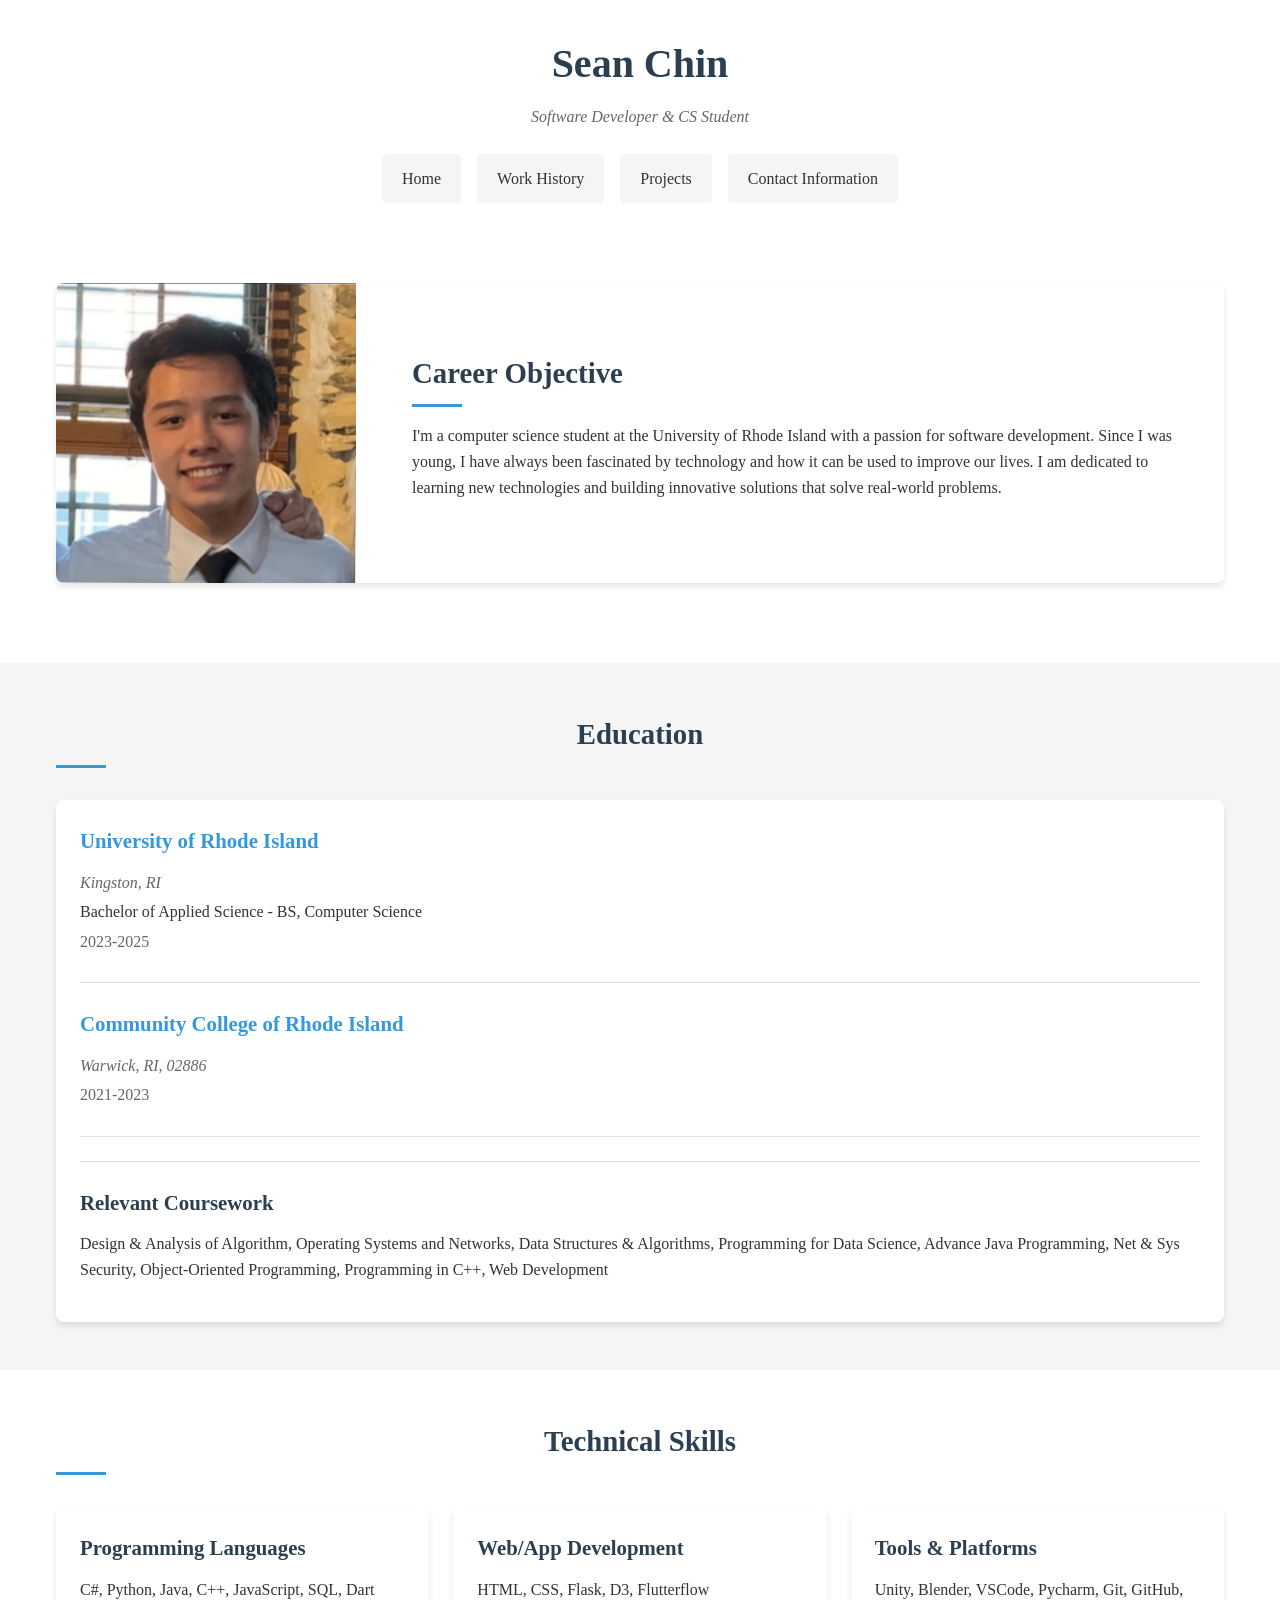
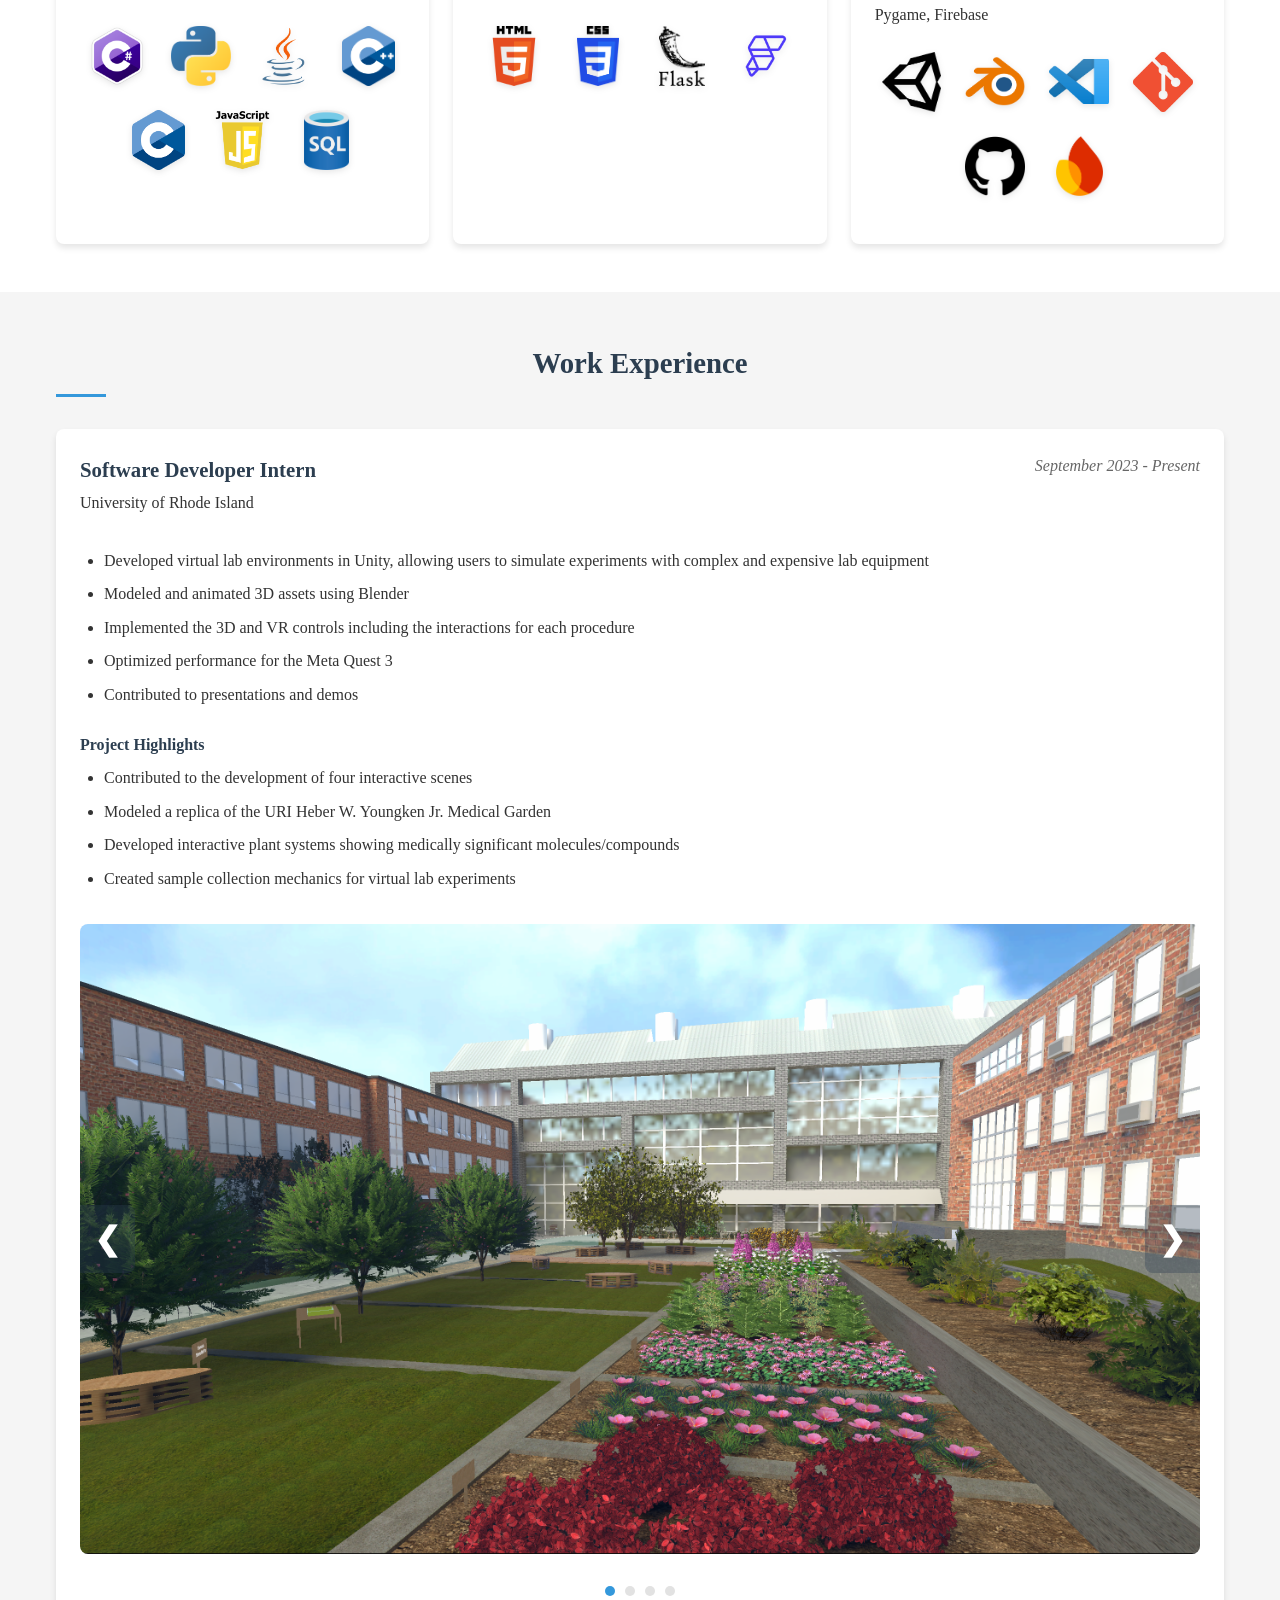
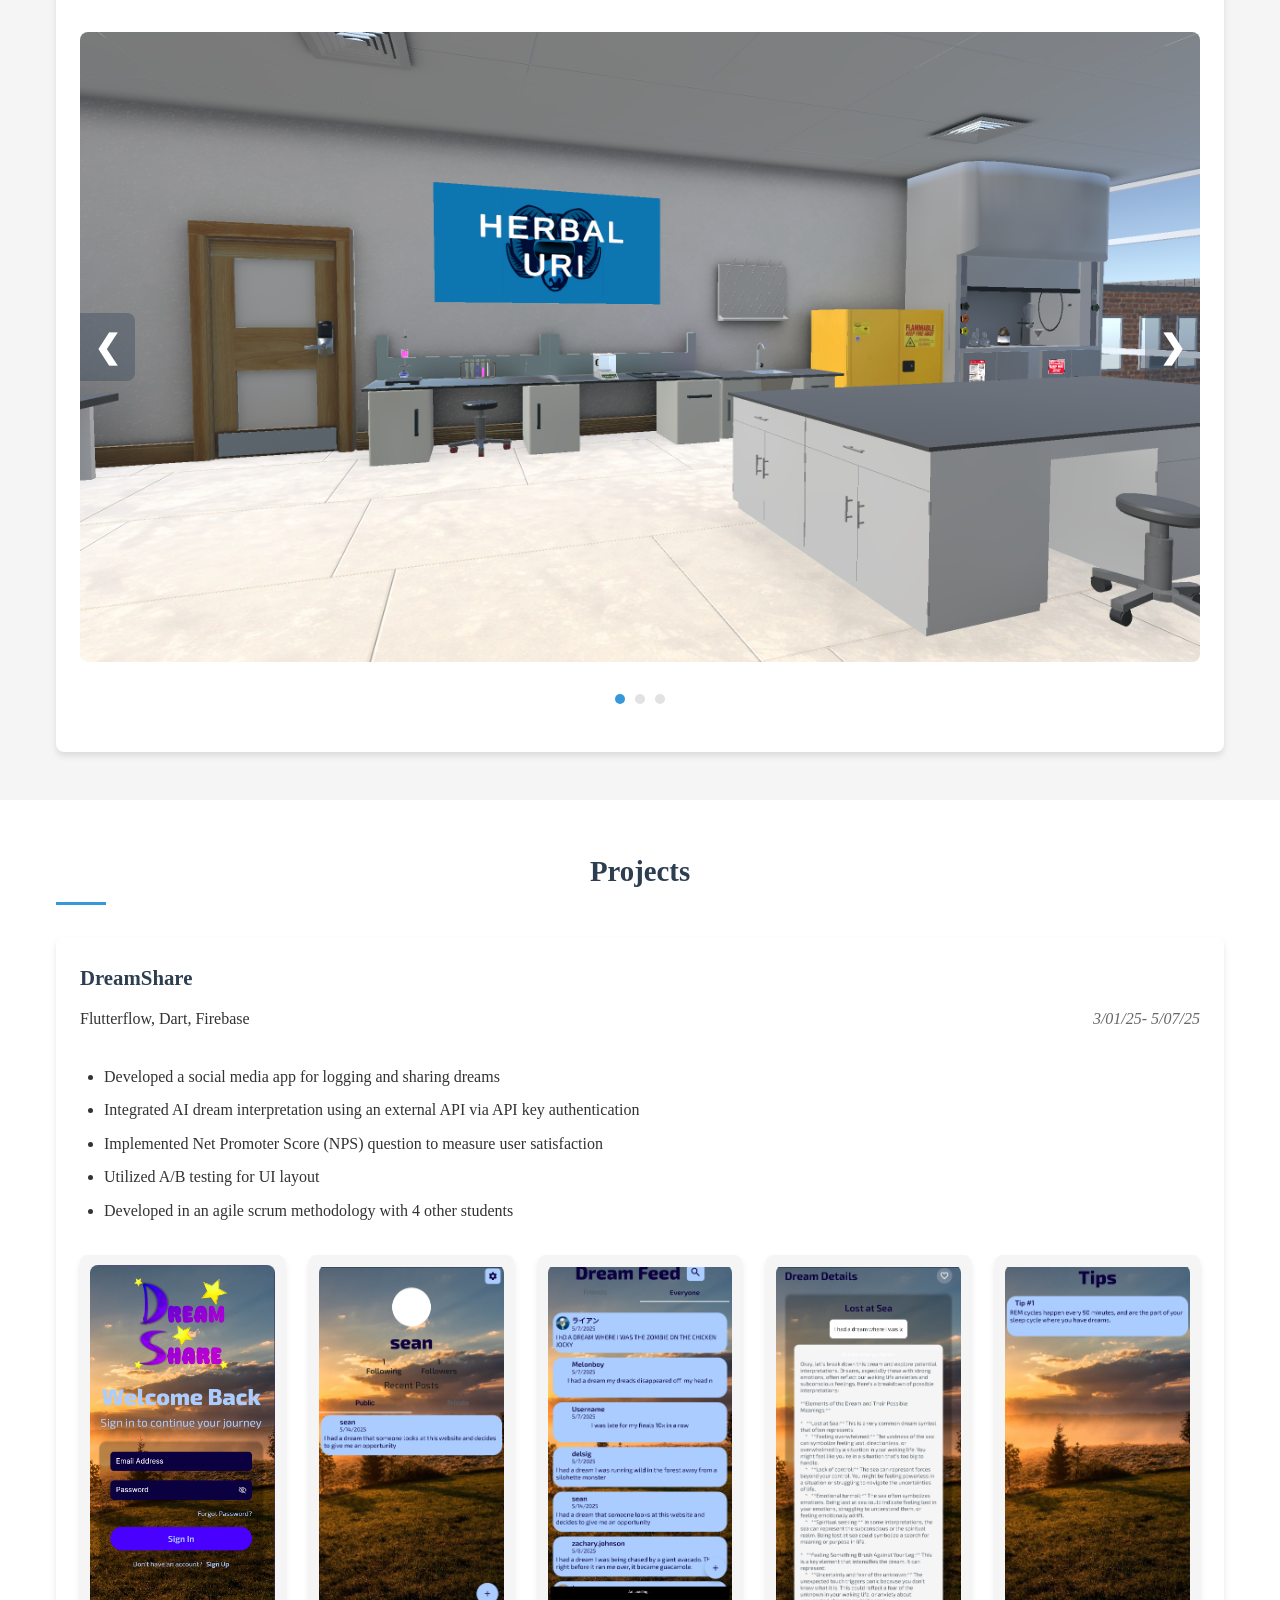
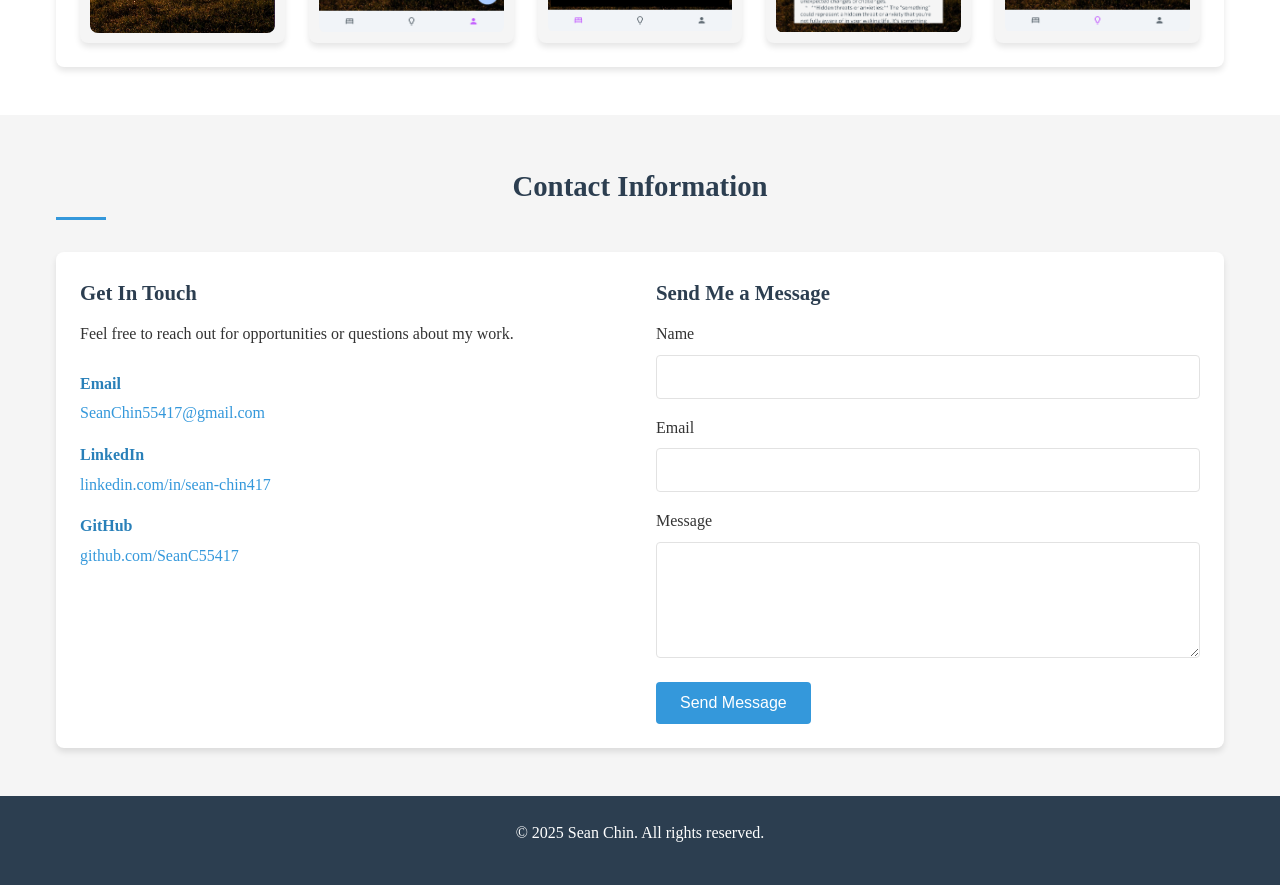
<file: Index.html>
<!DOCTYPE html>
<html lang="en">
<head>
    <meta charset="UTF-8">
    <meta name="viewport" content="width=device-width, initial-scale=1.0">
    <title>Sean Chin - Software Developer</title>
    <link rel="stylesheet" href="./style/Home.css" />
    <script src="PortfolioActions.js"></script>
</head>
<body>
    <!-- Header Section -->
    <header>
        <div class="header-content">
            <h1>Sean Chin</h1>
            <p class="tagline">Software Developer & CS Student</p>
            <nav class="Nav">
                <a href="#about" class="NavButton active">Home</a>
                <a href="#experience" class="NavButton">Work History</a>
                <a href="#projects" class="NavButton">Projects</a>
                <a href="#contact" class="NavButton">Contact Information</a>
            </nav>
        </div>
    </header>

    <!-- About Section -->
    <section class="section" id="about">
        <div class="container">
            <div class="profile-card">
                <div class="profile-image">
                    <!-- Replace with your profile photo -->
                    <img src="./Images/me.png" alt="Sean Chin">
                </div>
                <div class="profile-info">
                    <h2>Career Objective</h2>
                    <p>
                        I'm a computer science student at the University of Rhode Island with a passion for software development.
                        Since I was young, I have always been fascinated by technology and how it can be used to improve our lives.
                        I am dedicated to learning new technologies and building innovative solutions that solve real-world problems.
                    </p>
                </div>
            </div>
        </div>
    </section>

    <!-- Education Section -->
    <section class="section" id="education">
        <div class="container">
            <div class="section-header">
                <h2>Education</h2>
            </div>
            <div class="education-card">
                <div class="education-item">
                    <div class="education-details">
                        <h3><a href="https://www.uri.edu/" class="link">University of Rhode Island</a></h3>
                        <p class="location">Kingston, RI</p>
                        <p class="degree">Bachelor of Applied Science - BS, Computer Science</p>
                        <p class="year">2023-2025</p>
                    </div>
                </div>
                <div class="education-item">
                    <div class="education-details">
                        <h3><a href="https://www.ccri.edu/" class="link">Community College of Rhode Island</a></h3>
                        <p class="location">Warwick, RI, 02886</p>
                        <p class="year">2021-2023</p>
                    </div>
                </div>
                <div class="coursework">
                    <h3>Relevant Coursework</h3>
                    <p>Design & Analysis of Algorithm, Operating Systems and Networks, Data Structures & Algorithms, Programming for Data Science, Advance Java Programming, Net & Sys Security, Object-Oriented Programming, Programming in C++, Web Development</p>
                </div>
            </div>
        </div>
    </section>

    <!-- Skills Section -->
    <section class="section" id="skills">
        <div class="container">
            <div class="section-header">
                <h2>Technical Skills</h2>
            </div>
            
            <div class="skills-container">
                <div class="skill-category">
                    <h3>Programming Languages</h3>
                    <p>C#, Python, Java, C++, JavaScript, SQL, Dart</p>
                    <div class="Logo">
                        <img src="./Images/c-logo-icon-28402.png" alt="C# Logo">
                        <img src="./Images/python-5-logo-png-transparent.png" alt="Python Logo">
                        <img src="./Images/Java.png" alt="Java Logo">
                        <img src="./Images/C++_logo.png" alt="C++ Logo">
                        <img src="./Images/CLogo.png" alt="Dart Logo">
                        <img src="./Images/JavaScriptLogo.png" alt="JavaScript Logo">
                        <img src="./Images/SQL_LOGO.png" alt="SQL Logo">
                        
                    </div>
                </div>
                
                <div class="skill-category">
                    <h3>Web/App Development</h3>
                    <p>HTML, CSS, Flask, D3, Flutterflow</p>
                    <div class="Logo">
                        <img src="./Images/HtmlLogo.png" alt="C# Logo">
                        <img src="./Images/CSSLogo.png" alt="Python Logo">
                        <img src="./Images/flaskLogo.png" alt="Java Logo">
                        <img src="./Images/flutterflow-logo.png" alt="C++ Logo">
                    </div>
                </div>
                
                <div class="skill-category">
                    <h3>Tools & Platforms</h3>
                    <p>Unity, Blender, VSCode, Pycharm, Git, GitHub, Pygame, Firebase</p>
                    <div class="ToolsLogo">
                        <img src="./Images/unity-logo-black-and-white.png" alt="Unity Logo">
                        <img src="./Images/Blender_logo_no_text.png" alt="Blender Logo">
                        <img src="./Images/VScodeLogo.png" alt="VSCode Logo">
                        <img src="./Images/Git-Icon-1788C.png" alt="Git Logo">
                        <img src="./Images/github.png" alt="Github Logo">
                        <img src="./Images/Firebase.png" alt="Firebase Logo">
                    </div>
                </div>
            </div>
        </div>
    </section>

    <!-- Experience Section -->
    <section class="section" id="experience">
        <div class="container">
            <div class="section-header">
                <h2>Work Experience</h2>
            </div>
            
            <div class="experience-card">
                <div class="job-header">
                    <div class="job-title">
                        <h3>Software Developer Intern</h3>
                        <p>University of Rhode Island</p>
                    </div>
                    <div class="job-date">September 2023 - Present</div>
                </div>
                
                <div class="job-description">
                    <ul>
                        <li>Developed virtual lab environments in Unity, allowing users to simulate experiments with
                        complex and expensive lab equipment</li>
                        <li>Modeled and animated 3D assets using Blender</li>
                        <li>Implemented the 3D and VR controls including the interactions for each procedure</li>
                        <li>Optimized performance for the Meta Quest 3</li>
                        <li>Contributed to presentations and demos</li>
                    </ul>
                </div>
                
                <div class="project-highlights">
                    <h4>Project Highlights</h4>
                    <ul>
                        <li>Contributed to the development of four interactive scenes</li>
                        <li>Modeled a replica of the URI Heber W. Youngken Jr. Medical Garden</li>
                        <li>Developed interactive plant systems showing medically significant molecules/compounds</li>
                        <li>Created sample collection mechanics for virtual lab experiments</li>
                    </ul>
                </div>
                
                <div class="work-gallery">
                    <div id="slider2" class="slider-container">
                        <button class="slider-btn prev-btn" aria-label="Previous image">&#10094;</button>
                        <div class="slider-images">
                            <img class="slide-img active" src="Images/Garden.png" alt="Virtual Medical Garden">
                            <img class="slide-img" src="Images/Information.png" alt="Plant Information Screen">
                            <img class="slide-img" src="Images/GardenTaxol.png" alt="Garden Taxol Visualization">
                            <img class="slide-img" src="Images/Molecules.png" alt="Molecule Model Visualization">
                        </div>
                        <button class="slider-btn next-btn" aria-label="Next image">&#10095;</button>
                    </div>
                    
                    <div class="slider-dots" data-slider="slider2">
                        <span class="dot active" data-index="0"></span>
                        <span class="dot" data-index="1"></span>
                        <span class="dot" data-index="2"></span>
                        <span class="dot" data-index="3"></span>
                    </div>

                    <div id="slider1" class="slider-container">
                        <button class="slider-btn prev-btn" aria-label="Previous image">&#10094;</button>
                        <div class="slider-images">
                            <img class="slide-img active" src="Images/Extraction.png" alt="Extraction Lab">
                            <img class="slide-img" src="Images/Extraction2.png" alt="Lab Environment">
                            <img class="slide-img" src="Images/Extraction3.png" alt="Extraction Question Screen">
                        </div>
                        <button class="slider-btn next-btn" aria-label="Next image">&#10095;</button>
                    </div>
                    
                    <div class="slider-dots" data-slider="slider1">
                        <span class="dot active" data-index="0"></span>
                        <span class="dot" data-index="1"></span>
                        <span class="dot" data-index="2"></span>
                    </div>
                </div>
            </div>
        </div>
    </section>
    
    <!-- Contact Section -->
    <section class="section" id="projects">
        <div class="container">
            <div class="section-header">
                <h2>Projects</h2>
            </div>
            
            <div class="projects-container">
                <!-- DreamShare Project Card -->
                <div class="project-card">
                    <h3>DreamShare</h3>
                    <div class="job-header">
                        <div class="job-title">
                            <p>Flutterflow, Dart, Firebase</p>
                        </div>
                        <div class="job-date">3/01/25- 5/07/25</div>
                    </div>
                    
                    <div class="job-description">
                        <ul>
                            <li>Developed a social media app for logging and sharing dreams</li>
                            <li>Integrated AI dream interpretation using an external API via API key authentication</li>
                            <li>Implemented Net Promoter Score (NPS) question to measure user satisfaction</li>
                            <li>Utilized A/B testing for UI layout</li>
                            <li>Developed in an agile scrum methodology with 4 other students</li>
                        </ul>
                    </div>
                    
                    <div class="app-screenshot-gallery">
                        <div class="screenshot">
                            <img src="Images/Dream.png" alt="DreamShare Home">
                        </div>
                        <div class="screenshot">
                            <img src="Images/DreamProfile.png" alt="DreamShare Profile">
                        </div>
                        <div class="screenshot">
                            <img src="Images/DreamFeed.png" alt="DreamShare Feed">
                        </div>
                        <div class="screenshot">
                            <img src="Images/DreamAI.png" alt="DreamShare AI">
                        </div>
                        <div class="screenshot">
                            <img src="Images/DreamTips.png" alt="DreamShare Tips">
                        </div>
                    </div>
                </div>
            </div>
        </div>
    </section>

    <!-- Contact Section -->
    <section class="section" id="contact">
        <div class="container">
            <div class="section-header">
                <h2>Contact Information</h2>
            </div>
            
            <div class="contact-card">
                <div class="contact-info">
                    <h3>Get In Touch</h3>
                    <p>Feel free to reach out for opportunities or questions about my work.</p>
                    
                    <div class="contact-methods">
                        <div class="contact-method">
                            <h4>Email</h4>
                            <p><a href="mailto:SeanChin55417@gmail.com">SeanChin55417@gmail.com</a></p>
                        </div>
                        
                        <div class="contact-method">
                            <h4>LinkedIn</h4>
                            <p><a href="https://linkedin.com/in/sean-chin417" target="_blank">linkedin.com/in/sean-chin417</a></p>
                        </div>
                        
                        <div class="contact-method">
                            <h4>GitHub</h4>
                            <p><a href="https://github.com/SeanC55417" target="_blank">github.com/SeanC55417</a></p>
                        </div>
                    </div>
                </div>
                
                <div class="contact-form-container">
                    <h3>Send Me a Message</h3>
                    <form id="contact-form" method="POST" action="https://formsubmit.co/SeanChin55417@gmail.com">
                        <div class="form-group">
                            <label for="name">Name</label>
                            <input type="text" id="name" name="name" required>
                        </div>
                        
                        <div class="form-group">
                            <label for="email">Email</label>
                            <input type="email" id="email" name="email" required>
                        </div>
                        
                        <div class="form-group">
                            <label for="message">Message</label>
                            <textarea id="message" name="message" rows="5" required></textarea>
                        </div>
                        
                        <div id="form-status"></div>
                        
                        <button type="submit" id="submit-btn" class="submit-btn">Send Message</button>
                    </form>
                </div>
            </div>
        </div>
    </section>

    <!-- Footer -->
    <footer>
        <p>&copy; 2025 Sean Chin. All rights reserved.</p>
    </footer>
</body>
</html>
</file>
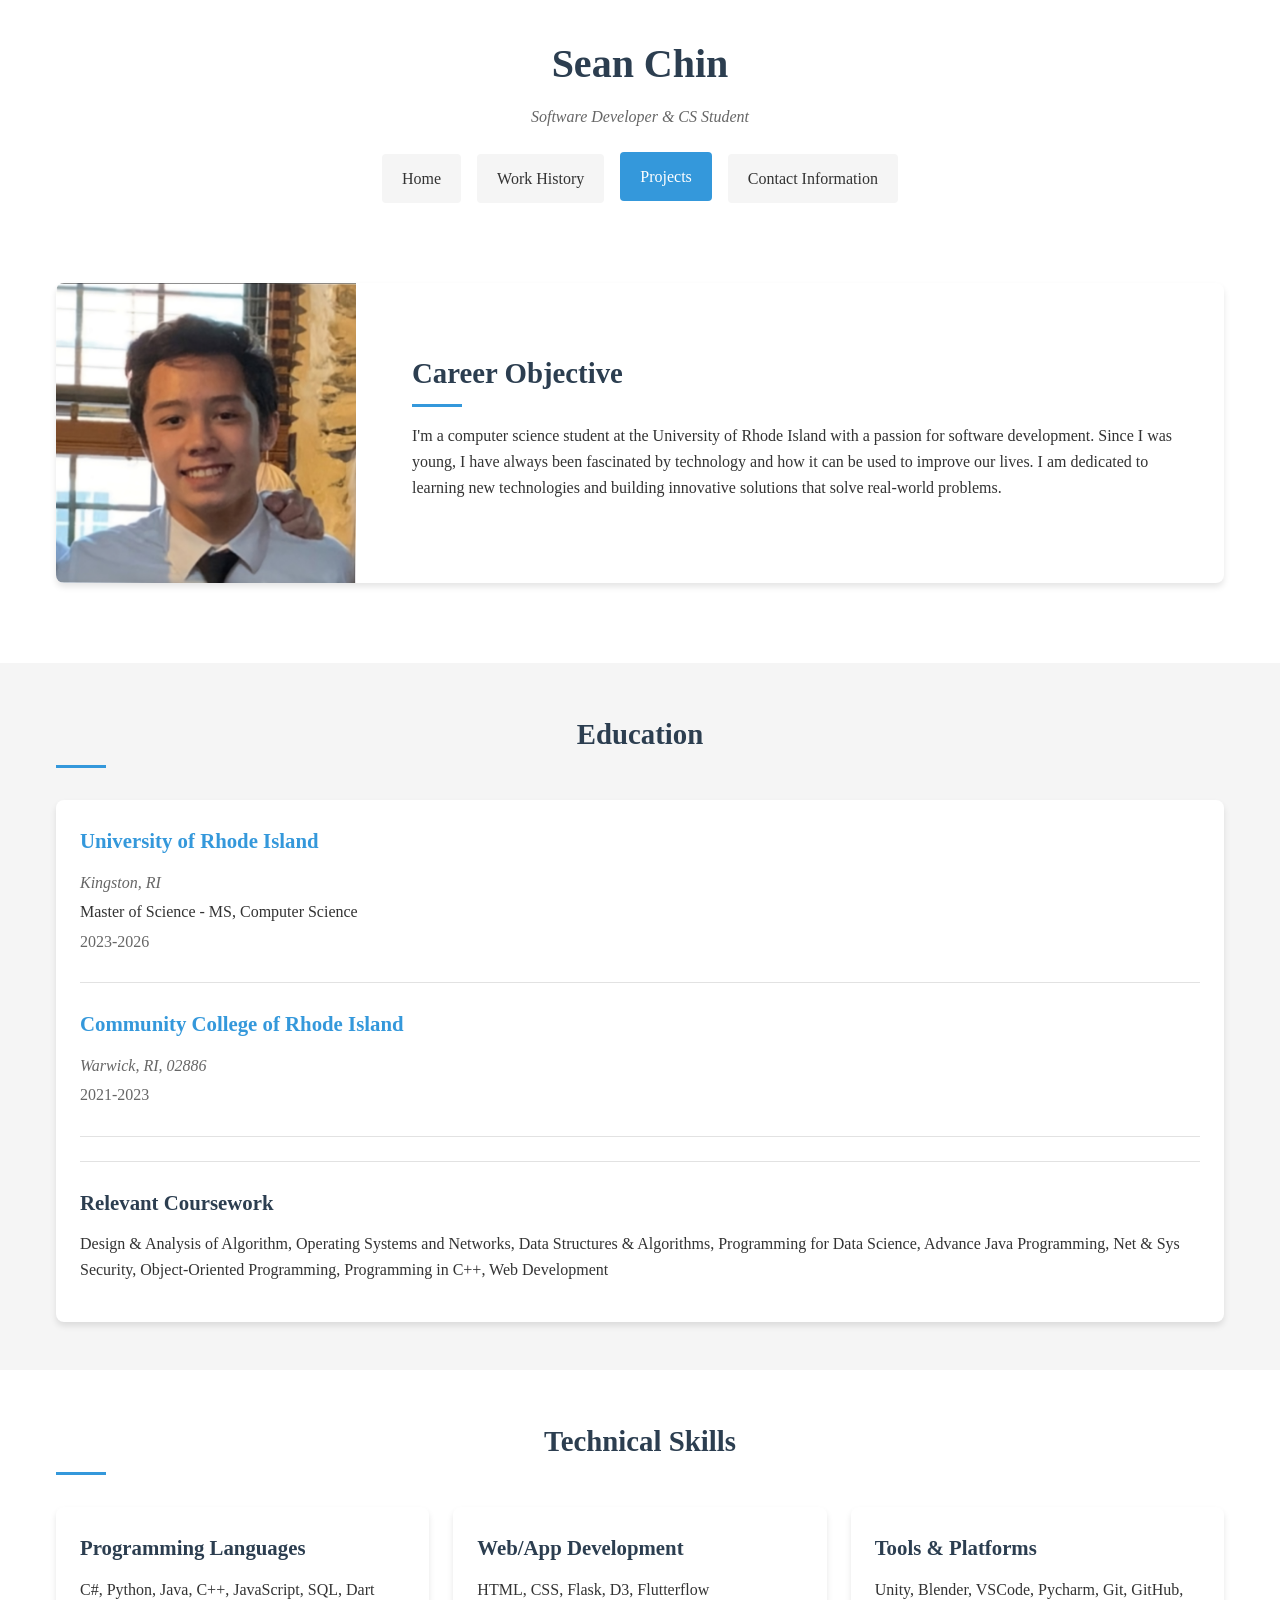
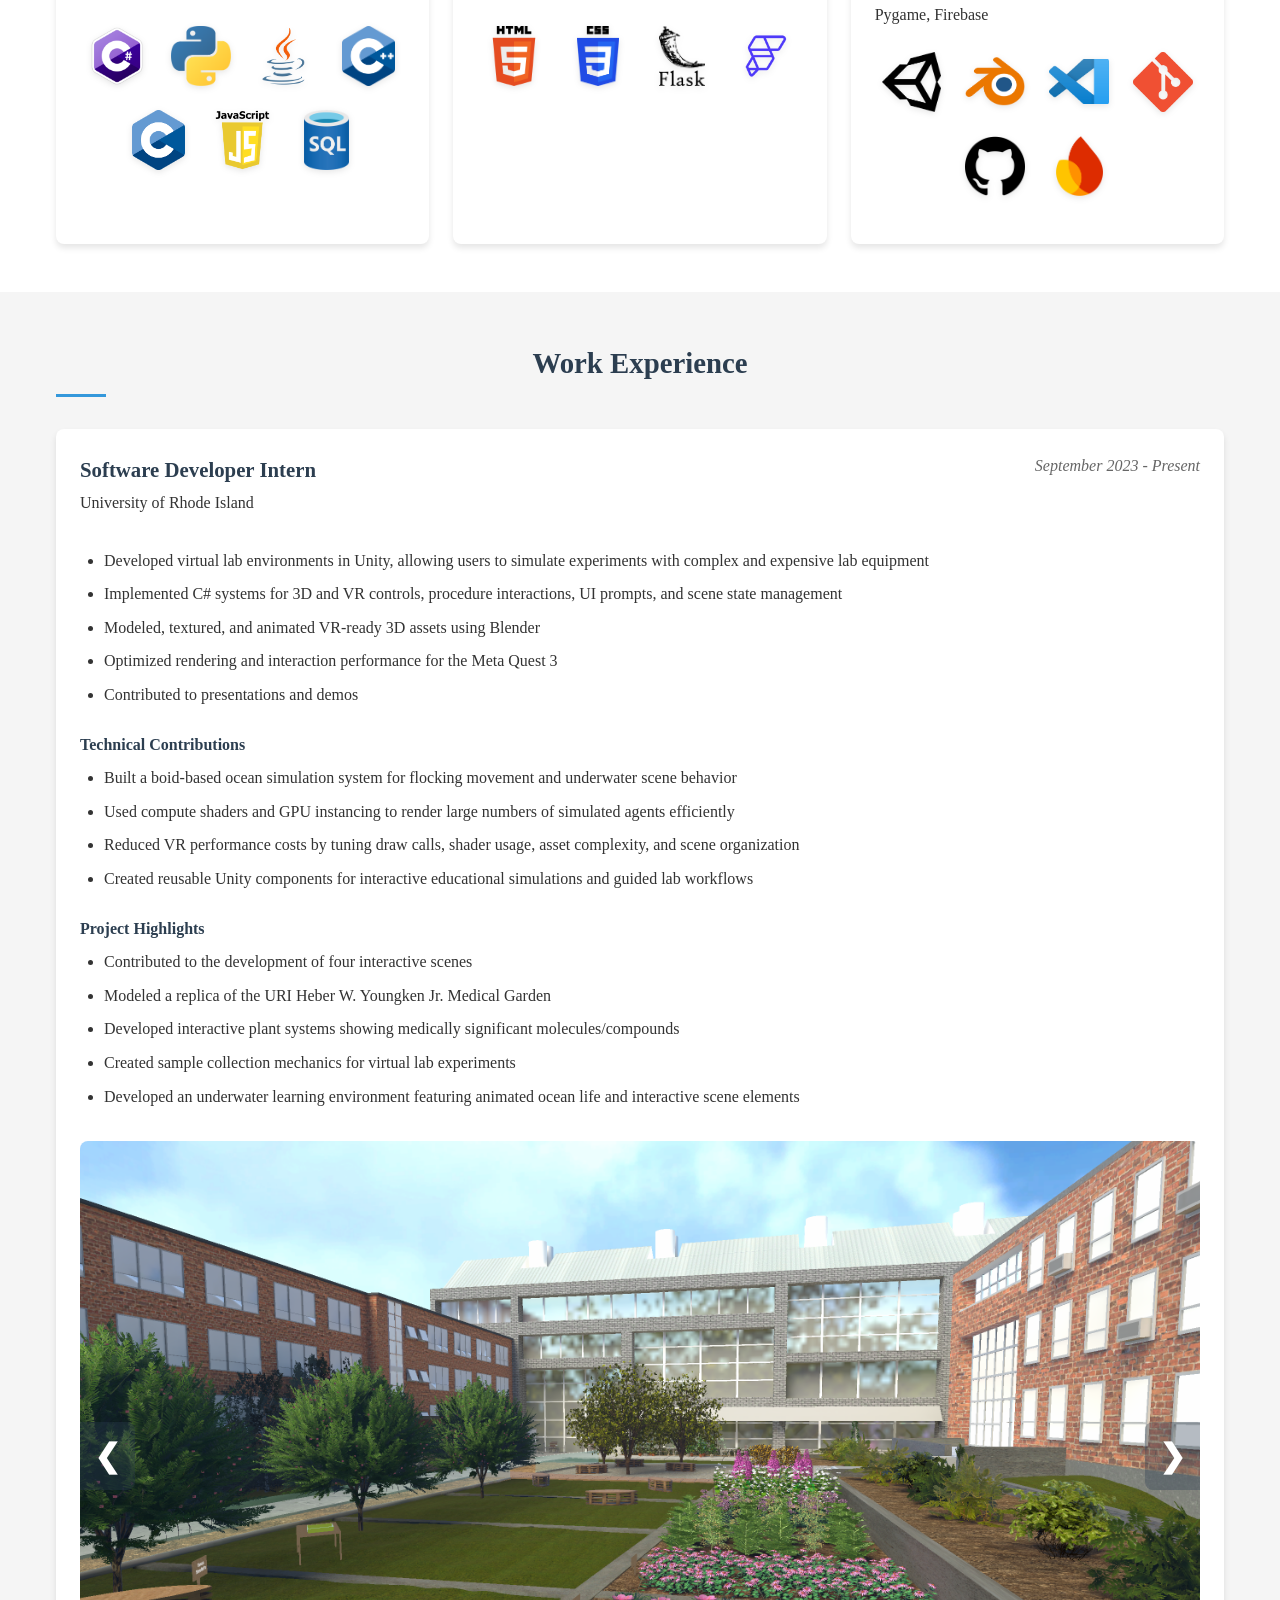
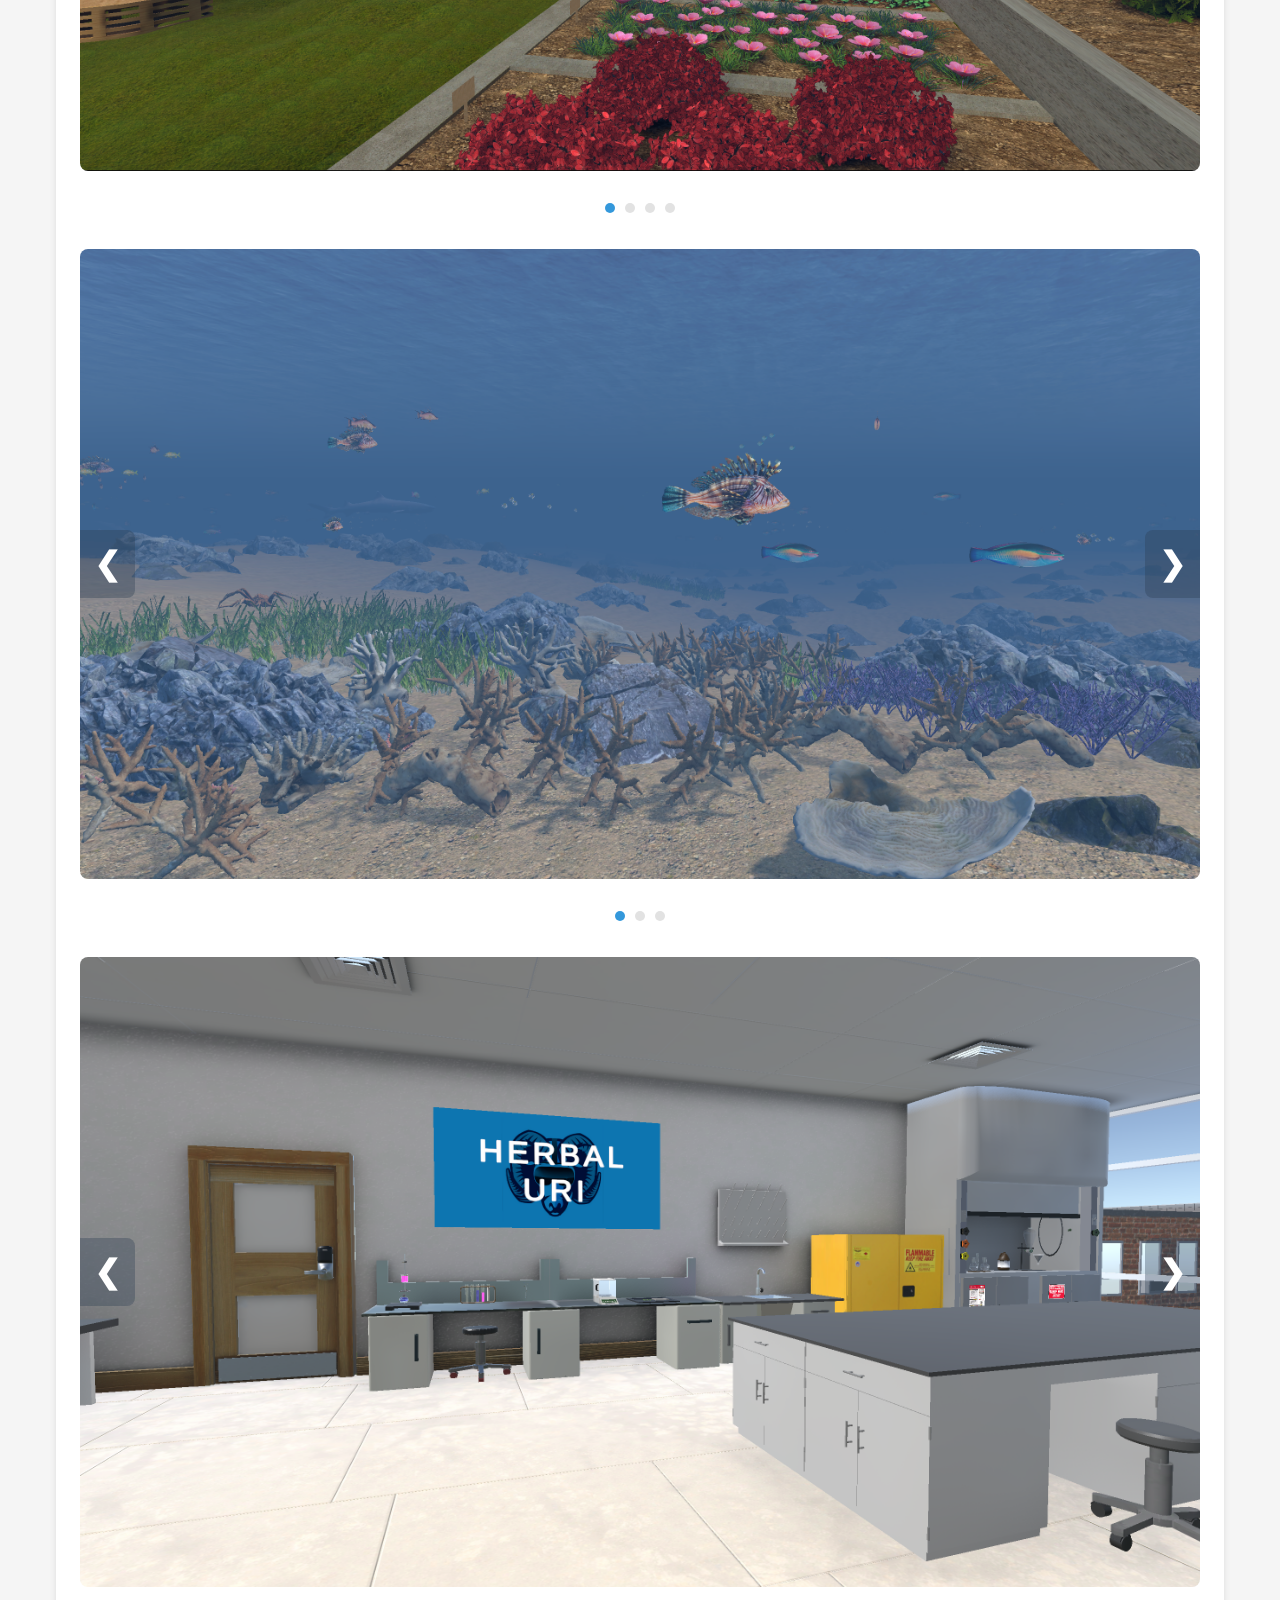
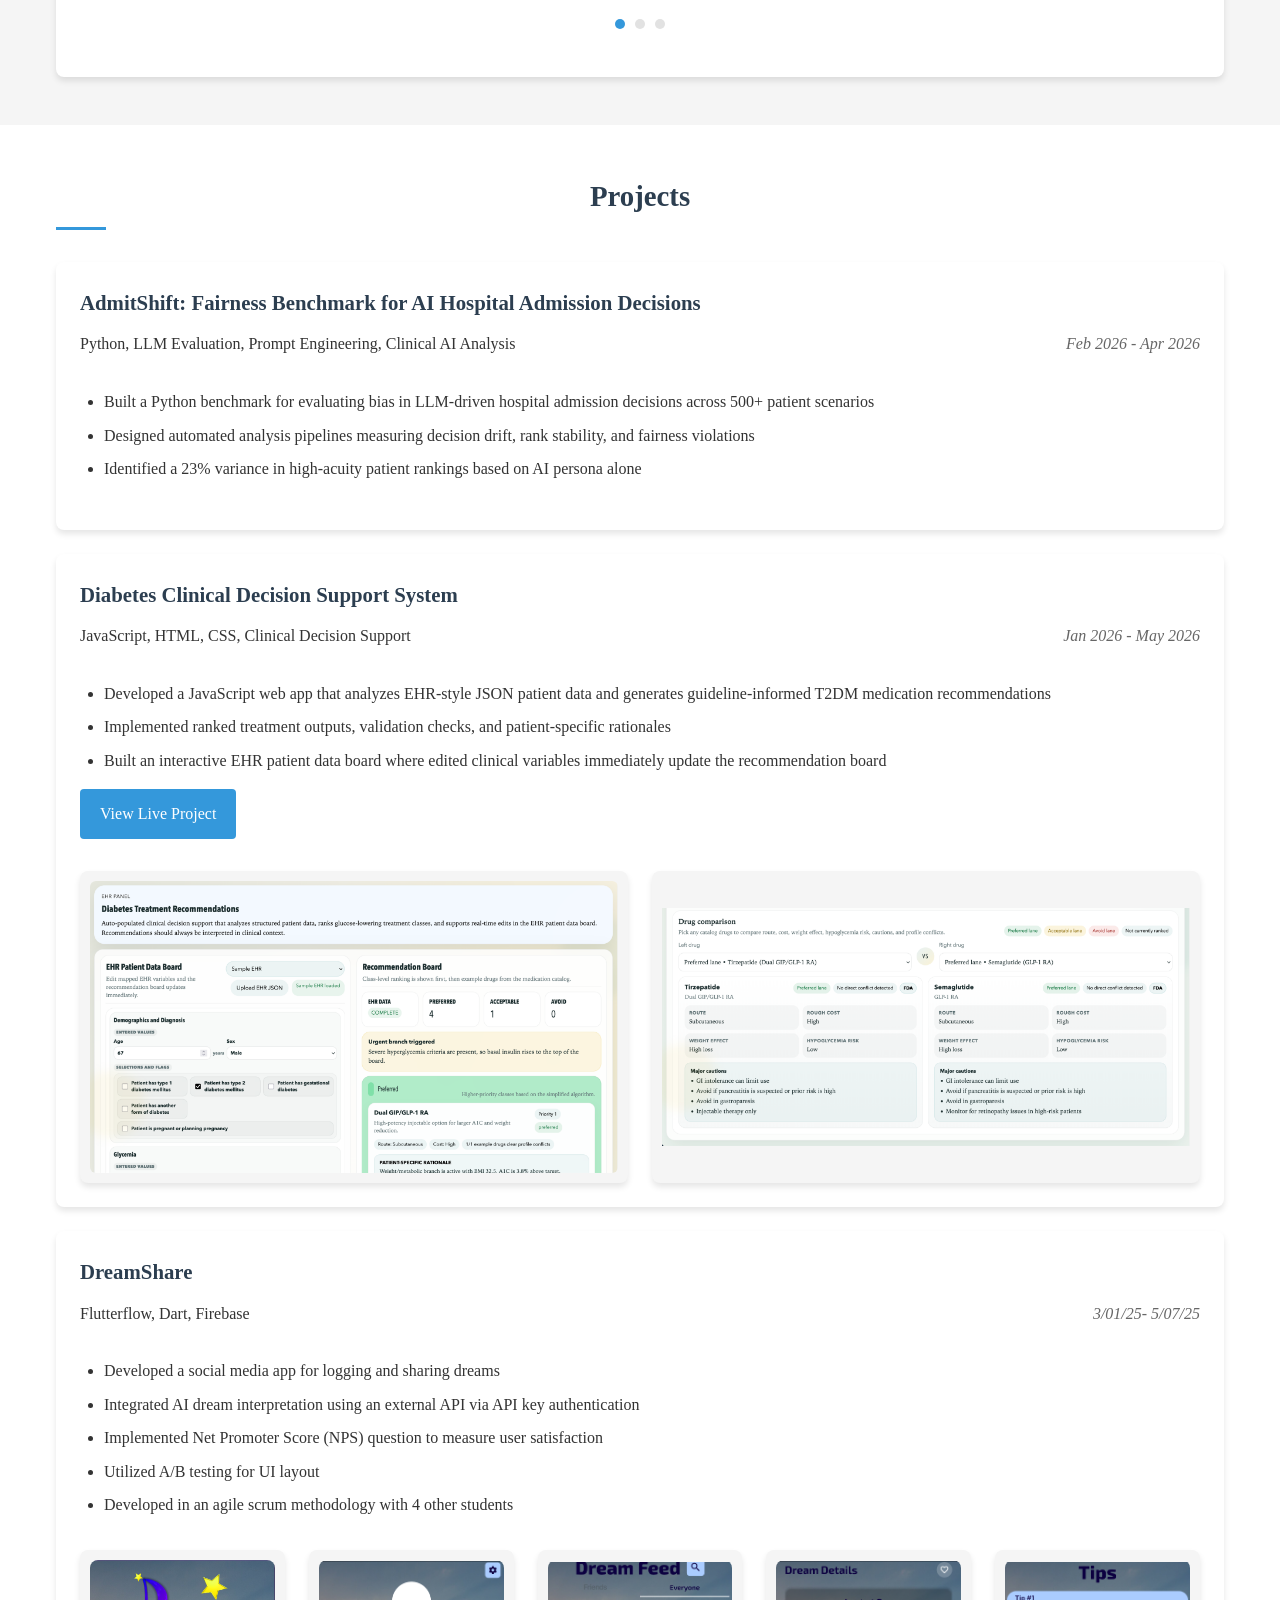
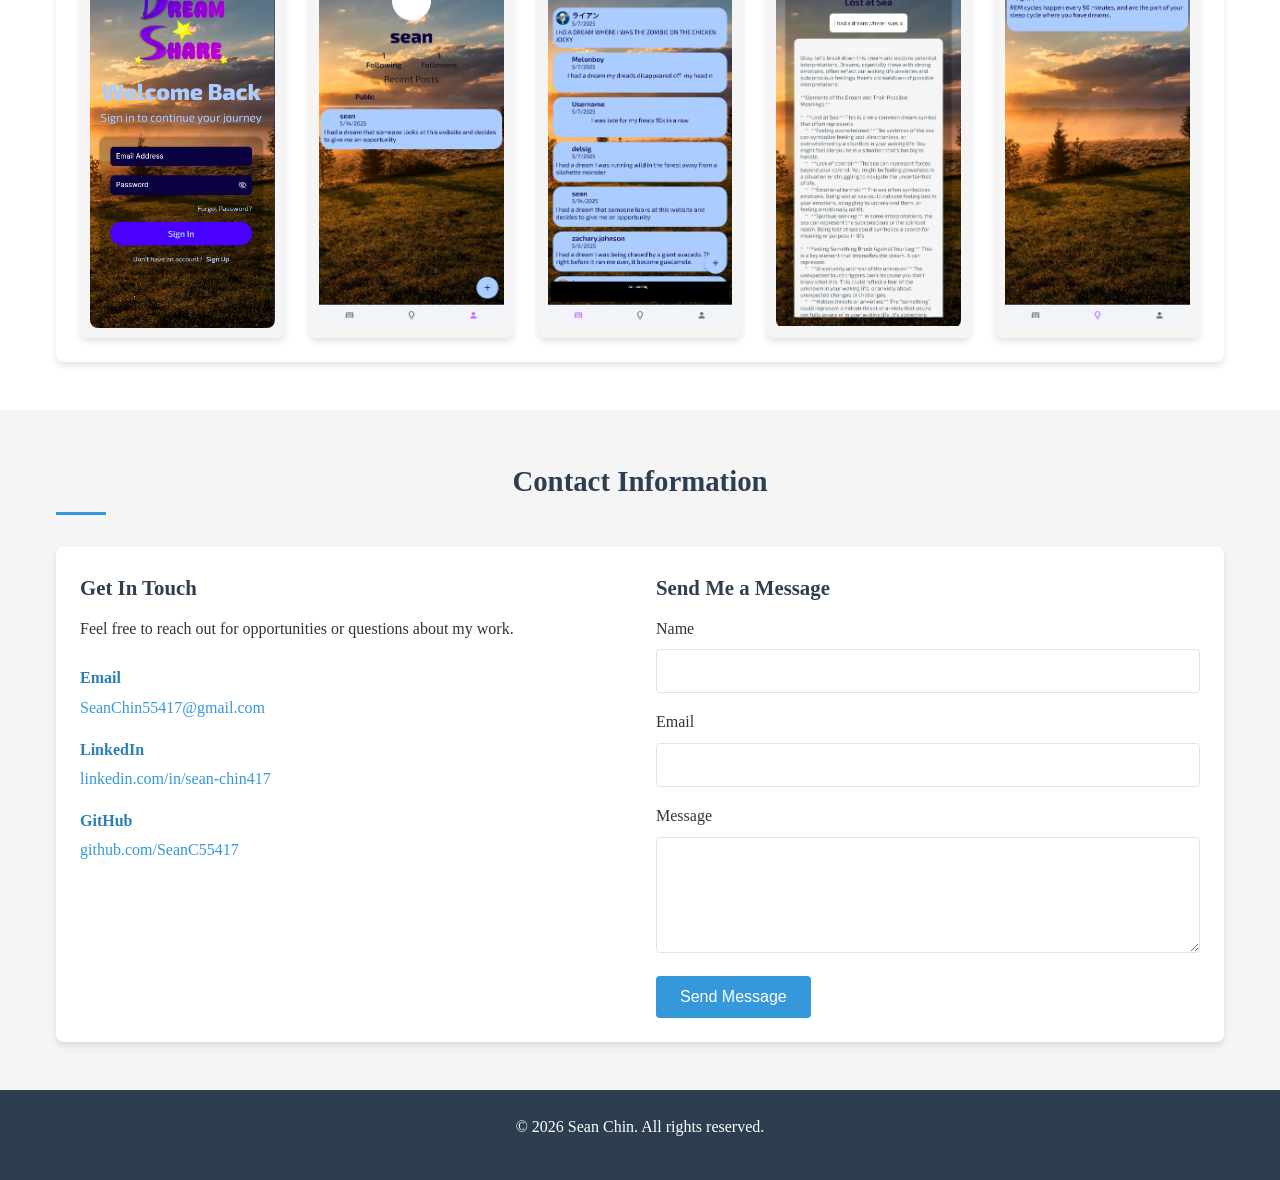
<file: index.html>
<!DOCTYPE html>
<html lang="en">
<head>
    <meta charset="UTF-8">
    <meta name="viewport" content="width=device-width, initial-scale=1.0">
    <title>Sean Chin - Software Developer</title>
    <link rel="stylesheet" href="./style/Home.css?v=20260603" />
    <script src="PortfolioActions.js"></script>
</head>
<body>
    <!-- Header Section -->
    <header>
        <div class="header-content">
            <h1>Sean Chin</h1>
            <p class="tagline">Software Developer & CS Student</p>
            <nav class="Nav">
                <a href="#about" class="NavButton active">Home</a>
                <a href="#experience" class="NavButton">Work History</a>
                <a href="#projects" class="NavButton">Projects</a>
                <a href="#contact" class="NavButton">Contact Information</a>
            </nav>
        </div>
    </header>

    <!-- About Section -->
    <section class="section" id="about">
        <div class="container">
            <div class="profile-card">
                <div class="profile-image">
                    <!-- Replace with your profile photo -->
                    <img src="./Images/me.png" alt="Sean Chin">
                </div>
                <div class="profile-info">
                    <h2>Career Objective</h2>
                    <p>
                        I'm a computer science student at the University of Rhode Island with a passion for software development.
                        Since I was young, I have always been fascinated by technology and how it can be used to improve our lives.
                        I am dedicated to learning new technologies and building innovative solutions that solve real-world problems.
                    </p>
                </div>
            </div>
        </div>
    </section>

    <!-- Education Section -->
    <section class="section" id="education">
        <div class="container">
            <div class="section-header">
                <h2>Education</h2>
            </div>
            <div class="education-card">
                <div class="education-item">
                    <div class="education-details">
                        <h3><a href="https://www.uri.edu/" class="link">University of Rhode Island</a></h3>
                        <p class="location">Kingston, RI</p>
                        <p class="degree">Master of Science - MS, Computer Science</p>
                        <p class="year">2023-2026</p>
                    </div>
                </div>
                <div class="education-item">
                    <div class="education-details">
                        <h3><a href="https://www.ccri.edu/" class="link">Community College of Rhode Island</a></h3>
                        <p class="location">Warwick, RI, 02886</p>
                        <p class="year">2021-2023</p>
                    </div>
                </div>
                <div class="coursework">
                    <h3>Relevant Coursework</h3>
                    <p>Design & Analysis of Algorithm, Operating Systems and Networks, Data Structures & Algorithms, Programming for Data Science, Advance Java Programming, Net & Sys Security, Object-Oriented Programming, Programming in C++, Web Development</p>
                </div>
            </div>
        </div>
    </section>

    <!-- Skills Section -->
    <section class="section" id="skills">
        <div class="container">
            <div class="section-header">
                <h2>Technical Skills</h2>
            </div>
            
            <div class="skills-container">
                <div class="skill-category">
                    <h3>Programming Languages</h3>
                    <p>C#, Python, Java, C++, JavaScript, SQL, Dart</p>
                    <div class="Logo">
                        <img src="./Images/c-logo-icon-28402.png" alt="C# Logo">
                        <img src="./Images/python-5-logo-png-transparent.png" alt="Python Logo">
                        <img src="./Images/Java.png" alt="Java Logo">
                        <img src="./Images/C++_logo.png" alt="C++ Logo">
                        <img src="./Images/CLogo.png" alt="Dart Logo">
                        <img src="./Images/JavaScriptLogo.png" alt="JavaScript Logo">
                        <img src="./Images/SQL_LOGO.png" alt="SQL Logo">
                        
                    </div>
                </div>
                
                <div class="skill-category">
                    <h3>Web/App Development</h3>
                    <p>HTML, CSS, Flask, D3, Flutterflow</p>
                    <div class="Logo">
                        <img src="./Images/HtmlLogo.png" alt="C# Logo">
                        <img src="./Images/CSSLogo.png" alt="Python Logo">
                        <img src="./Images/flaskLogo.png" alt="Java Logo">
                        <img src="./Images/flutterflow-logo.png" alt="C++ Logo">
                    </div>
                </div>
                
                <div class="skill-category">
                    <h3>Tools & Platforms</h3>
                    <p>Unity, Blender, VSCode, Pycharm, Git, GitHub, Pygame, Firebase</p>
                    <div class="ToolsLogo">
                        <img src="./Images/unity-logo-black-and-white.png" alt="Unity Logo">
                        <img src="./Images/Blender_logo_no_text.png" alt="Blender Logo">
                        <img src="./Images/VScodeLogo.png" alt="VSCode Logo">
                        <img src="./Images/Git-Icon-1788C.png" alt="Git Logo">
                        <img src="./Images/github.png" alt="Github Logo">
                        <img src="./Images/Firebase.png" alt="Firebase Logo">
                    </div>
                </div>
            </div>
        </div>
    </section>

    <!-- Experience Section -->
    <section class="section" id="experience">
        <div class="container">
            <div class="section-header">
                <h2>Work Experience</h2>
            </div>
            
            <div class="experience-card">
                <div class="job-header">
                    <div class="job-title">
                        <h3>Software Developer Intern</h3>
                        <p>University of Rhode Island</p>
                    </div>
                    <div class="job-date">September 2023 - Present</div>
                </div>
                
                <div class="job-description">
                    <ul>
                        <li>Developed virtual lab environments in Unity, allowing users to simulate experiments with
                        complex and expensive lab equipment</li>
                        <li>Implemented C# systems for 3D and VR controls, procedure interactions, UI prompts, and scene state management</li>
                        <li>Modeled, textured, and animated VR-ready 3D assets using Blender</li>
                        <li>Optimized rendering and interaction performance for the Meta Quest 3</li>
                        <li>Contributed to presentations and demos</li>
                    </ul>
                </div>

                <div class="project-highlights">
                    <h4>Technical Contributions</h4>
                    <ul>
                        <li>Built a boid-based ocean simulation system for flocking movement and underwater scene behavior</li>
                        <li>Used compute shaders and GPU instancing to render large numbers of simulated agents efficiently</li>
                        <li>Reduced VR performance costs by tuning draw calls, shader usage, asset complexity, and scene organization</li>
                        <li>Created reusable Unity components for interactive educational simulations and guided lab workflows</li>
                    </ul>
                </div>
                
                <div class="project-highlights">
                    <h4>Project Highlights</h4>
                    <ul>
                        <li>Contributed to the development of four interactive scenes</li>
                        <li>Modeled a replica of the URI Heber W. Youngken Jr. Medical Garden</li>
                        <li>Developed interactive plant systems showing medically significant molecules/compounds</li>
                        <li>Created sample collection mechanics for virtual lab experiments</li>
                        <li>Developed an underwater learning environment featuring animated ocean life and interactive scene elements</li>
                    </ul>
                </div>
                
                <div class="work-gallery">
                    <div id="slider2" class="slider-container">
                        <button class="slider-btn prev-btn" aria-label="Previous image">&#10094;</button>
                        <div class="slider-images">
                            <img class="slide-img active" src="Images/Garden.png" alt="Virtual Medical Garden">
                            <img class="slide-img" src="Images/Information.png" alt="Plant Information Screen">
                            <img class="slide-img" src="Images/GardenLibrary.png" alt="Garden Library">
                            <img class="slide-img" src="Images/Molecules.png" alt="Molecule Model Visualization">
                        </div>
                        <button class="slider-btn next-btn" aria-label="Next image">&#10095;</button>
                    </div>
                    
                    <div class="slider-dots" data-slider="slider2">
                        <span class="dot active" data-index="0"></span>
                        <span class="dot" data-index="1"></span>
                        <span class="dot" data-index="2"></span>
                        <span class="dot" data-index="3"></span>
                    </div>

                    <div id="slider3" class="slider-container">
                        <button class="slider-btn prev-btn" aria-label="Previous image">&#10094;</button>
                        <div class="slider-images">
                            <img class="slide-img active" src="Images/Ocean1.png" alt="Ocean Environment">
                            <img class="slide-img" src="Images/Ocean2.png" alt="Ocean Simulation View">
                            <img class="slide-img" src="Images/Ocean3.png" alt="Ocean Scene">
                        </div>
                        <button class="slider-btn next-btn" aria-label="Next image">&#10095;</button>
                    </div>
                    
                    <div class="slider-dots" data-slider="slider3">
                        <span class="dot active" data-index="0"></span>
                        <span class="dot" data-index="1"></span>
                        <span class="dot" data-index="2"></span>
                    </div>

                    <div id="slider1" class="slider-container">
                        <button class="slider-btn prev-btn" aria-label="Previous image">&#10094;</button>
                        <div class="slider-images">
                            <img class="slide-img active" src="Images/Extraction.png" alt="Extraction Lab">
                            <img class="slide-img" src="Images/Extraction2.png" alt="Lab Environment">
                            <img class="slide-img" src="Images/Extraction3.png" alt="Extraction Question Screen">
                        </div>
                        <button class="slider-btn next-btn" aria-label="Next image">&#10095;</button>
                    </div>
                    
                    <div class="slider-dots" data-slider="slider1">
                        <span class="dot active" data-index="0"></span>
                        <span class="dot" data-index="1"></span>
                        <span class="dot" data-index="2"></span>
                    </div>
                </div>
            </div>
        </div>
    </section>
    
    <!-- Contact Section -->
    <section class="section" id="projects">
        <div class="container">
            <div class="section-header">
                <h2>Projects</h2>
            </div>
            
            <div class="projects-container">
                <!-- AdmitShift Project Card -->
                <div class="project-card">
                    <h3>AdmitShift: Fairness Benchmark for AI Hospital Admission Decisions</h3>
                    <div class="job-header">
                        <div class="job-title">
                            <p>Python, LLM Evaluation, Prompt Engineering, Clinical AI Analysis</p>
                        </div>
                        <div class="job-date">Feb 2026 - Apr 2026</div>
                    </div>

                    <div class="job-description">
                        <ul>
                            <li>Built a Python benchmark for evaluating bias in LLM-driven hospital admission decisions across 500+ patient scenarios</li>
                            <li>Designed automated analysis pipelines measuring decision drift, rank stability, and fairness violations</li>
                            <li>Identified a 23% variance in high-acuity patient rankings based on AI persona alone</li>
                        </ul>
                    </div>
                </div>

                <!-- Diabetes Clinical Decision Support Project Card -->
                <div class="project-card">
                    <h3>Diabetes Clinical Decision Support System</h3>
                    <div class="job-header">
                        <div class="job-title">
                            <p>JavaScript, HTML, CSS, Clinical Decision Support</p>
                        </div>
                        <div class="job-date">Jan 2026 - May 2026</div>
                    </div>

                    <div class="job-description">
                        <ul>
                            <li>Developed a JavaScript web app that analyzes EHR-style JSON patient data and generates guideline-informed T2DM medication recommendations</li>
                            <li>Implemented ranked treatment outputs, validation checks, and patient-specific rationales</li>
                            <li>Built an interactive EHR patient data board where edited clinical variables immediately update the recommendation board</li>
                        </ul>
                    </div>

                    <div class="project-actions">
                        <a class="project-link" href="https://seanc55417.github.io/BioProject2/" target="_blank" rel="noopener">View Live Project</a>
                    </div>

                    <div class="project-media-gallery clinical-gallery">
                        <div class="project-media-item wide">
                            <img src="Images/DiabetesTreatmentBoard.png" alt="Diabetes treatment recommendation board">
                        </div>
                        <div class="project-media-item wide">
                            <img src="Images/DiabetesDrugComparison.png" alt="Drug comparison interface for diabetes recommendations">
                        </div>
                    </div>
                </div>

                <!-- DreamShare Project Card -->
                <div class="project-card">
                    <h3>DreamShare</h3>
                    <div class="job-header">
                        <div class="job-title">
                            <p>Flutterflow, Dart, Firebase</p>
                        </div>
                        <div class="job-date">3/01/25- 5/07/25</div>
                    </div>
                    
                    <div class="job-description">
                        <ul>
                            <li>Developed a social media app for logging and sharing dreams</li>
                            <li>Integrated AI dream interpretation using an external API via API key authentication</li>
                            <li>Implemented Net Promoter Score (NPS) question to measure user satisfaction</li>
                            <li>Utilized A/B testing for UI layout</li>
                            <li>Developed in an agile scrum methodology with 4 other students</li>
                        </ul>
                    </div>
                    
                    <div class="app-screenshot-gallery">
                        <div class="screenshot">
                            <img src="Images/Dream.png" alt="DreamShare Home">
                        </div>
                        <div class="screenshot">
                            <img src="Images/DreamProfile.png" alt="DreamShare Profile">
                        </div>
                        <div class="screenshot">
                            <img src="Images/DreamFeed.png" alt="DreamShare Feed">
                        </div>
                        <div class="screenshot">
                            <img src="Images/DreamAI.png" alt="DreamShare AI">
                        </div>
                        <div class="screenshot">
                            <img src="Images/DreamTips.png" alt="DreamShare Tips">
                        </div>
                    </div>
                </div>
            </div>
        </div>
    </section>

    <!-- Contact Section -->
    <section class="section" id="contact">
        <div class="container">
            <div class="section-header">
                <h2>Contact Information</h2>
            </div>
            
            <div class="contact-card">
                <div class="contact-info">
                    <h3>Get In Touch</h3>
                    <p>Feel free to reach out for opportunities or questions about my work.</p>
                    
                    <div class="contact-methods">
                        <div class="contact-method">
                            <h4>Email</h4>
                            <p><a href="mailto:SeanChin55417@gmail.com">SeanChin55417@gmail.com</a></p>
                        </div>
                        
                        <div class="contact-method">
                            <h4>LinkedIn</h4>
                            <p><a href="https://linkedin.com/in/sean-chin417" target="_blank">linkedin.com/in/sean-chin417</a></p>
                        </div>
                        
                        <div class="contact-method">
                            <h4>GitHub</h4>
                            <p><a href="https://github.com/SeanC55417" target="_blank">github.com/SeanC55417</a></p>
                        </div>
                    </div>
                </div>
                
                <div class="contact-form-container">
                    <h3>Send Me a Message</h3>
                    <form id="contact-form" method="POST" action="https://formsubmit.co/SeanChin55417@gmail.com">
                        <div class="form-group">
                            <label for="name">Name</label>
                            <input type="text" id="name" name="name" required>
                        </div>
                        
                        <div class="form-group">
                            <label for="email">Email</label>
                            <input type="email" id="email" name="email" required>
                        </div>
                        
                        <div class="form-group">
                            <label for="message">Message</label>
                            <textarea id="message" name="message" rows="5" required></textarea>
                        </div>
                        
                        <div id="form-status"></div>
                        
                        <button type="submit" id="submit-btn" class="submit-btn">Send Message</button>
                    </form>
                </div>
            </div>
        </div>
    </section>

    <!-- Footer -->
    <footer>
        <p>&copy; 2026 Sean Chin. All rights reserved.</p>
    </footer>
</body>
</html>
</file>
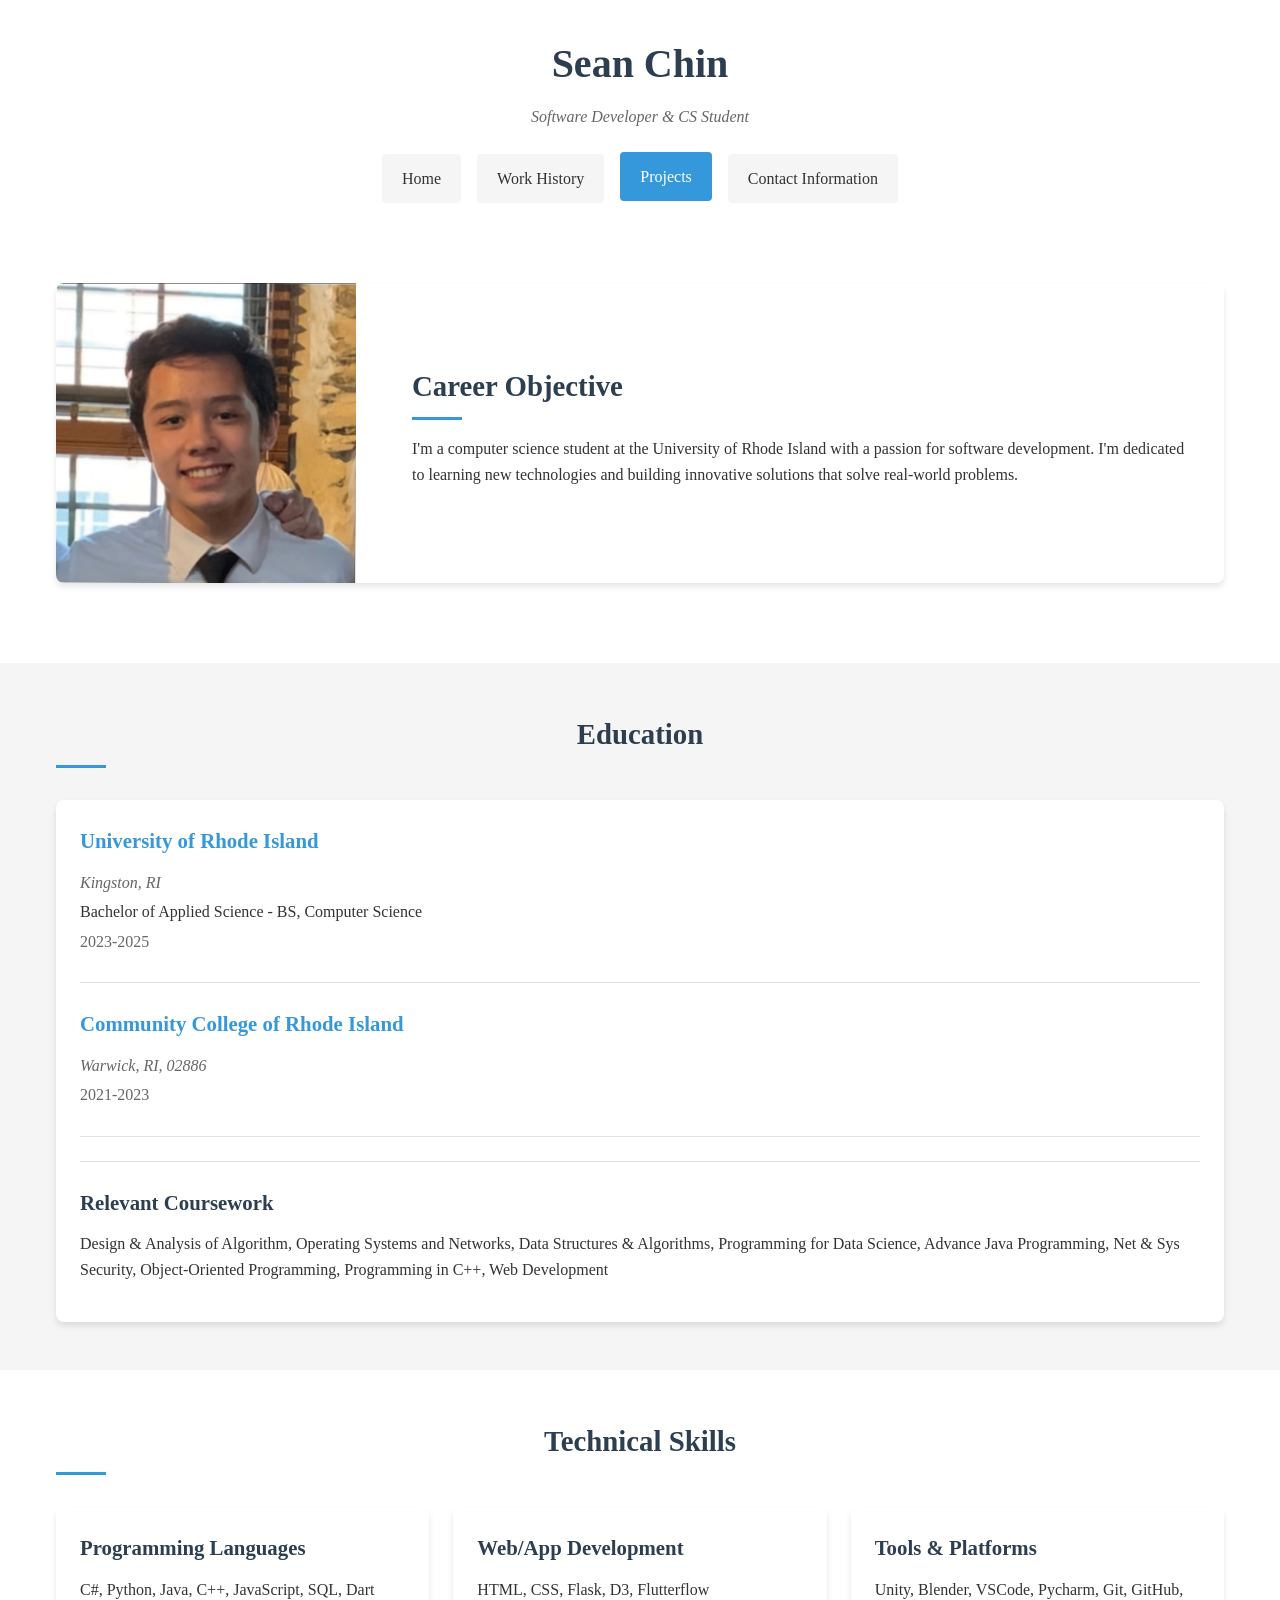
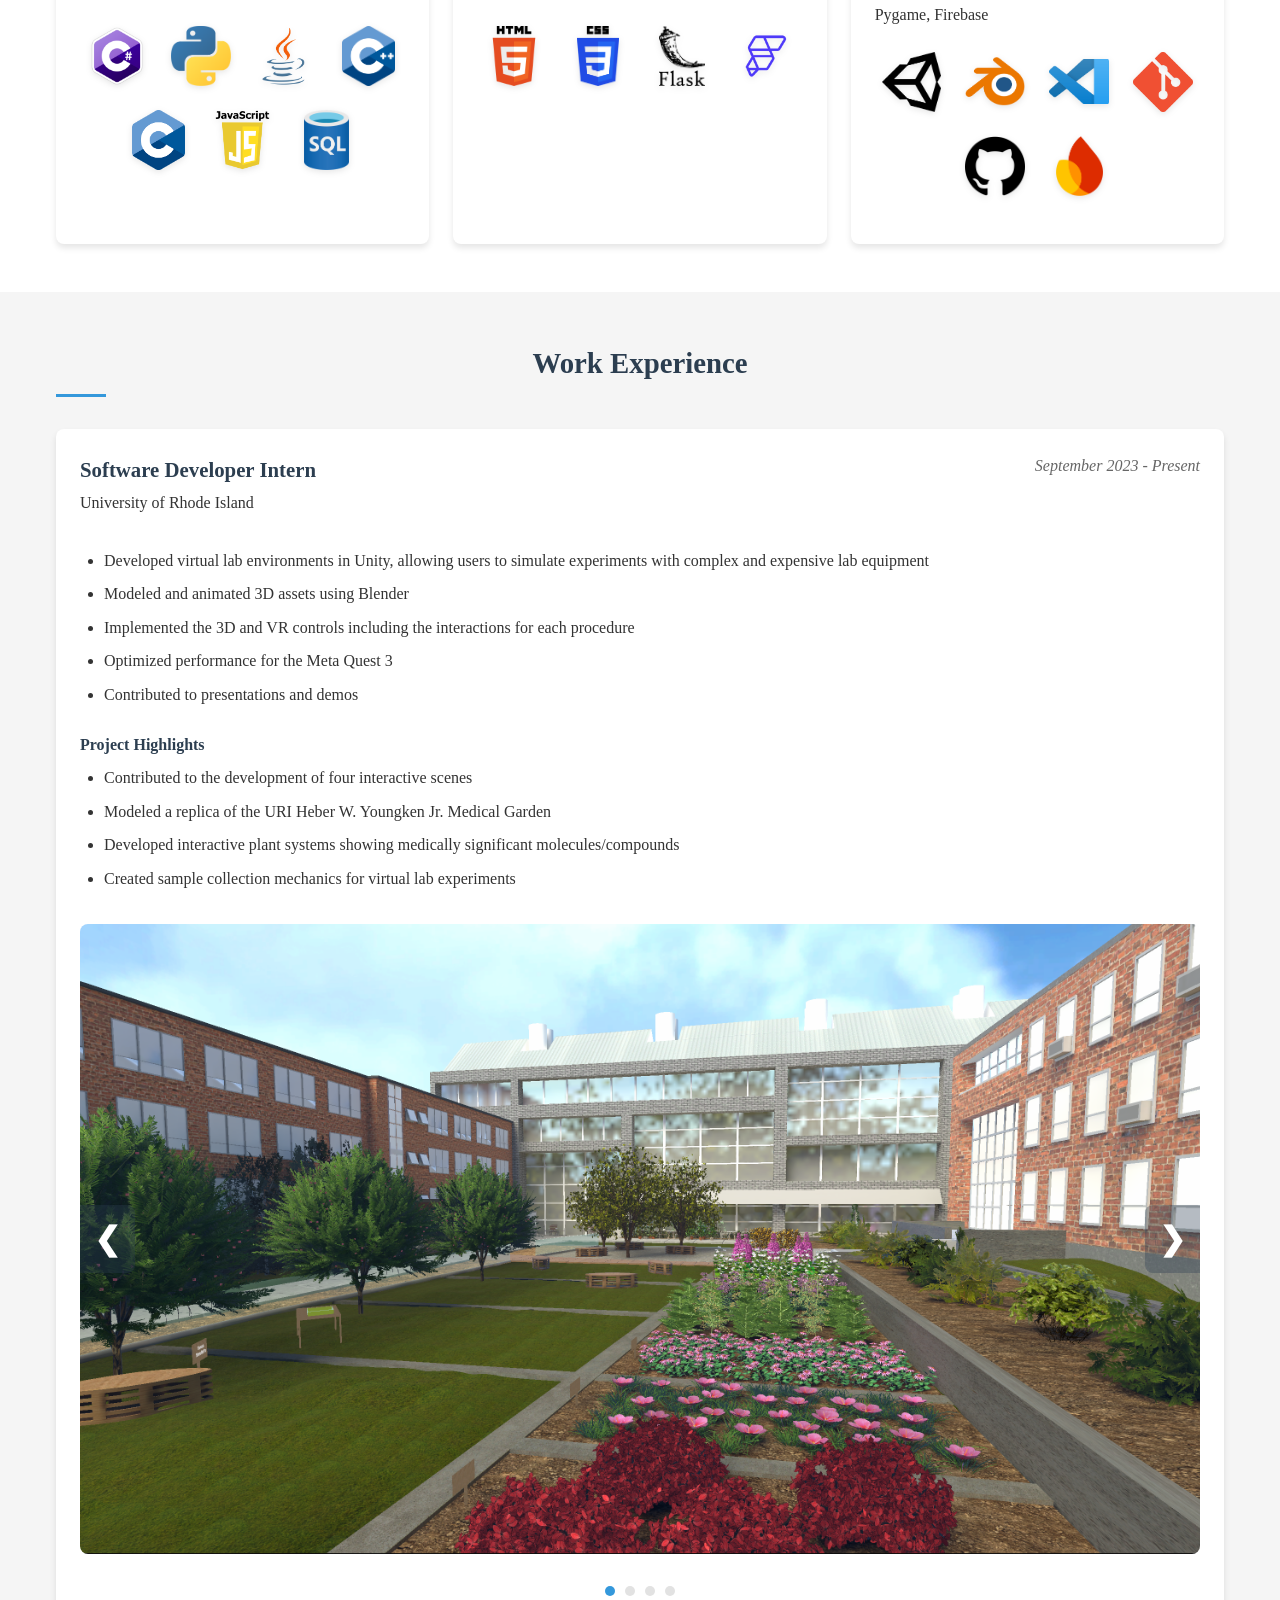
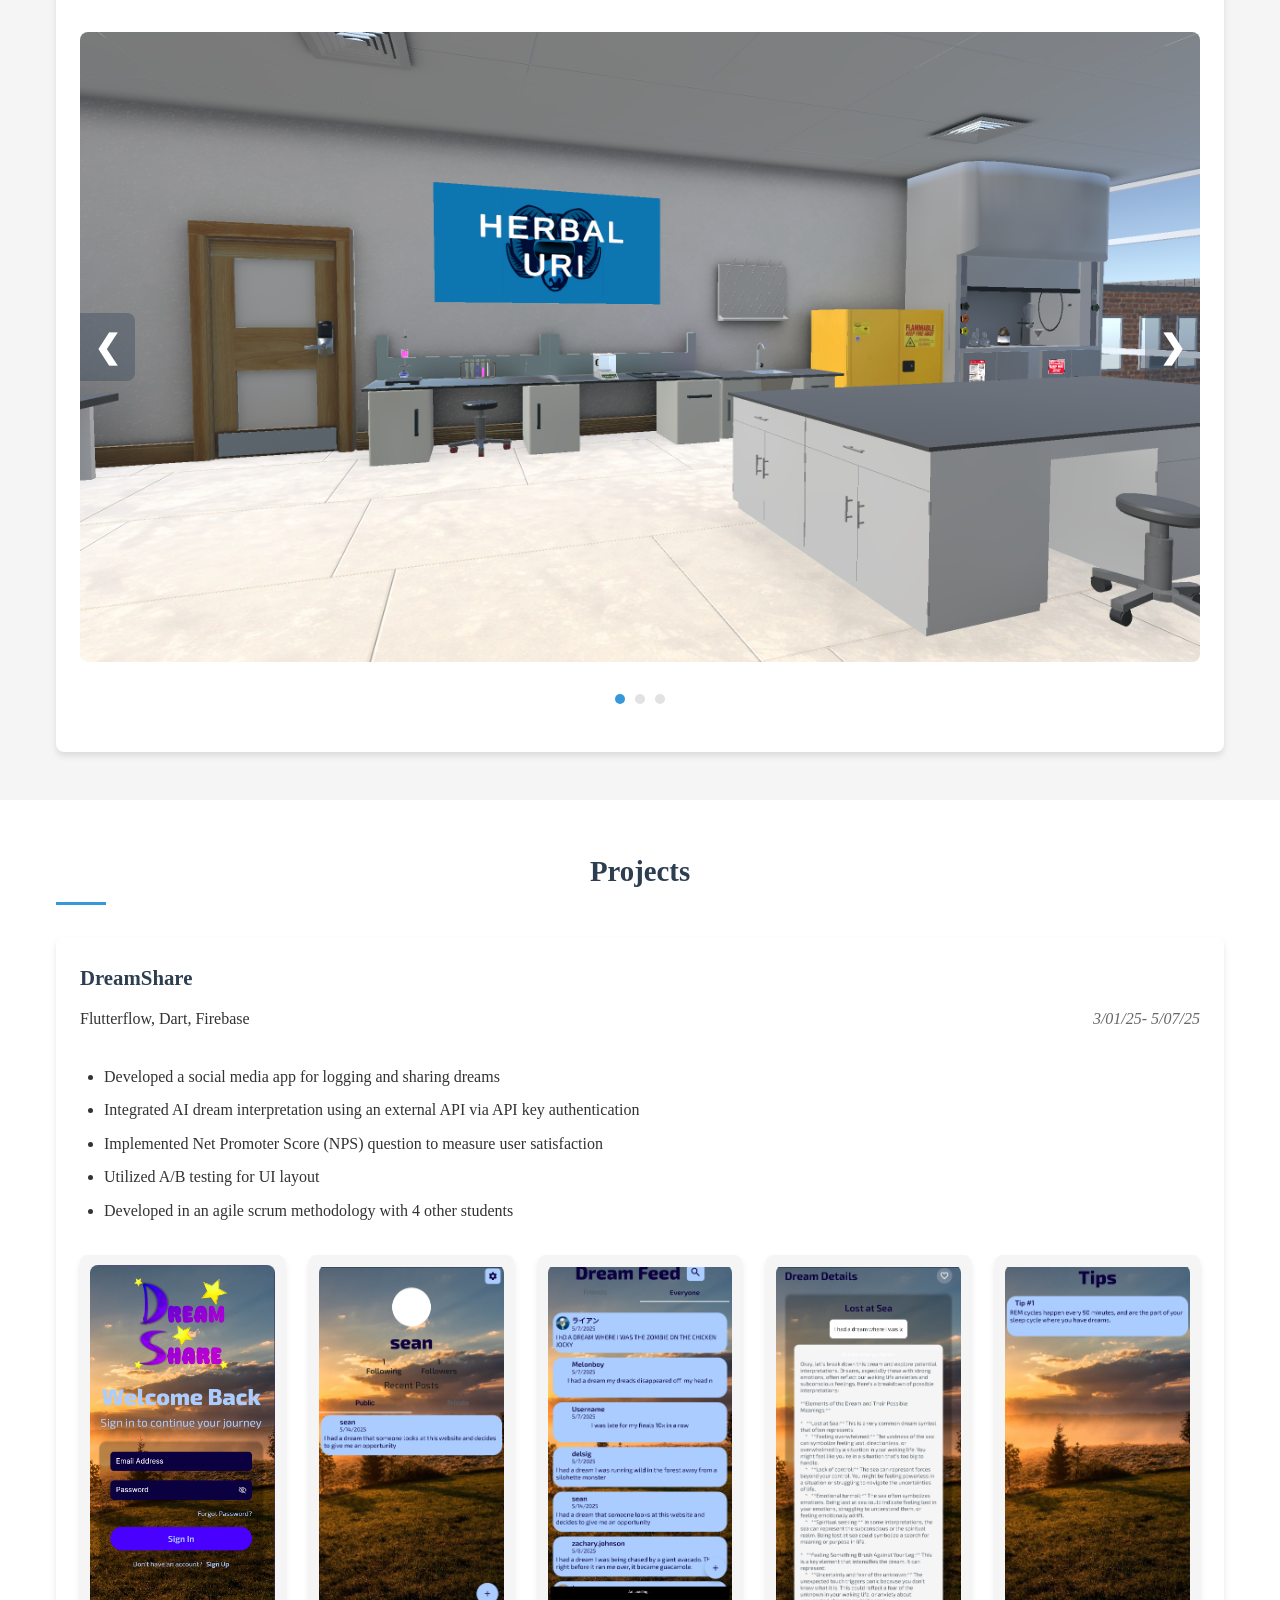
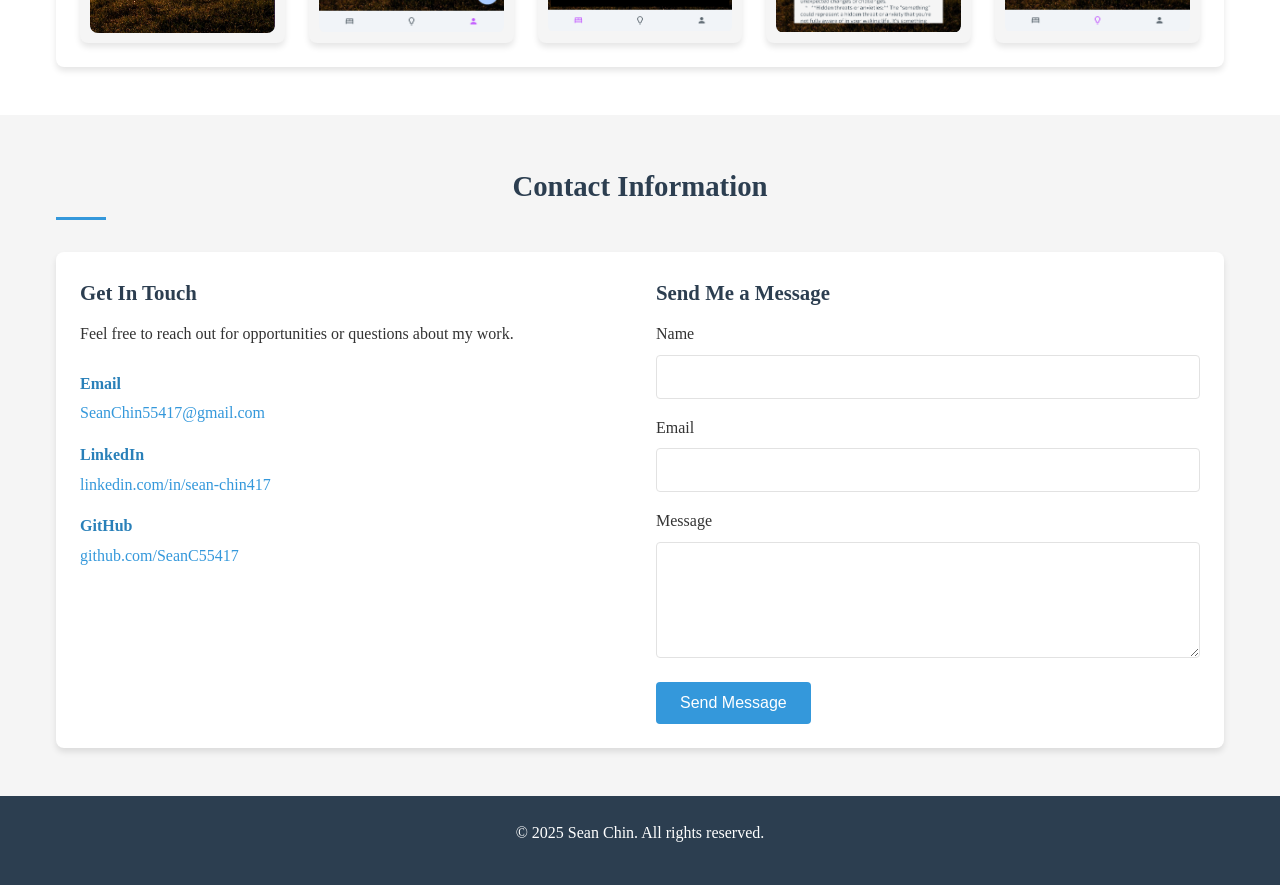
<file: PortfolioHome.html>
<!DOCTYPE html>
<html lang="en">
<head>
    <meta charset="UTF-8">
    <meta name="viewport" content="width=device-width, initial-scale=1.0">
    <title>Sean Chin - Software Developer</title>
    <link rel="stylesheet" href="./style/Home.css" />
    <script src="PortfolioActions.js"></script>
</head>
<body>
    <!-- Header Section -->
    <header>
        <div class="header-content">
            <h1>Sean Chin</h1>
            <p class="tagline">Software Developer & CS Student</p>
            <nav class="Nav">
                <a href="#about" class="NavButton active">Home</a>
                <a href="#experience" class="NavButton">Work History</a>
                <a href="#projects" class="NavButton">Projects</a>
                <a href="#contact" class="NavButton">Contact Information</a>
            </nav>
        </div>
    </header>

    <!-- About Section -->
    <section class="section" id="about">
        <div class="container">
            <div class="profile-card">
                <div class="profile-image">
                    <!-- Replace with your profile photo -->
                    <img src="./Images/me.png" alt="Sean Chin">
                </div>
                <div class="profile-info">
                    <h2>Career Objective</h2>
                    <p>
                        I'm a computer science student at the University of Rhode Island with a passion for software development. 
                        I'm dedicated to learning new technologies and building innovative solutions that solve real-world problems.
                    </p>
                </div>
            </div>
        </div>
    </section>

    <!-- Education Section -->
    <section class="section" id="education">
        <div class="container">
            <div class="section-header">
                <h2>Education</h2>
            </div>
            <div class="education-card">
                <div class="education-item">
                    <div class="education-details">
                        <h3><a href="https://www.uri.edu/" class="link">University of Rhode Island</a></h3>
                        <p class="location">Kingston, RI</p>
                        <p class="degree">Bachelor of Applied Science - BS, Computer Science</p>
                        <p class="year">2023-2025</p>
                    </div>
                </div>
                <div class="education-item">
                    <div class="education-details">
                        <h3><a href="https://www.ccri.edu/" class="link">Community College of Rhode Island</a></h3>
                        <p class="location">Warwick, RI, 02886</p>
                        <p class="year">2021-2023</p>
                    </div>
                </div>
                <div class="coursework">
                    <h3>Relevant Coursework</h3>
                    <p>Design & Analysis of Algorithm, Operating Systems and Networks, Data Structures & Algorithms, Programming for Data Science, Advance Java Programming, Net & Sys Security, Object-Oriented Programming, Programming in C++, Web Development</p>
                </div>
            </div>
        </div>
    </section>

    <!-- Skills Section -->
    <section class="section" id="skills">
        <div class="container">
            <div class="section-header">
                <h2>Technical Skills</h2>
            </div>
            
            <div class="skills-container">
                <div class="skill-category">
                    <h3>Programming Languages</h3>
                    <p>C#, Python, Java, C++, JavaScript, SQL, Dart</p>
                    <div class="Logo">
                        <img src="./Images/c-logo-icon-28402.png" alt="C# Logo">
                        <img src="./Images/python-5-logo-png-transparent.png" alt="Python Logo">
                        <img src="./Images/Java.png" alt="Java Logo">
                        <img src="./Images/C++_logo.png" alt="C++ Logo">
                        <img src="./Images/CLogo.png" alt="Dart Logo">
                        <img src="./Images/JavaScriptLogo.png" alt="JavaScript Logo">
                        <img src="./Images/SQL_LOGO.png" alt="SQL Logo">
                        
                    </div>
                </div>
                
                <div class="skill-category">
                    <h3>Web/App Development</h3>
                    <p>HTML, CSS, Flask, D3, Flutterflow</p>
                    <div class="Logo">
                        <img src="./Images/HtmlLogo.png" alt="C# Logo">
                        <img src="./Images/CSSLogo.png" alt="Python Logo">
                        <img src="./Images/flaskLogo.png" alt="Java Logo">
                        <img src="./Images/flutterflow-logo.png" alt="C++ Logo">
                    </div>
                </div>
                
                <div class="skill-category">
                    <h3>Tools & Platforms</h3>
                    <p>Unity, Blender, VSCode, Pycharm, Git, GitHub, Pygame, Firebase</p>
                    <div class="ToolsLogo">
                        <img src="./Images/unity-logo-black-and-white.png" alt="Unity Logo">
                        <img src="./Images/Blender_logo_no_text.png" alt="Blender Logo">
                        <img src="./Images/VScodeLogo.png" alt="VSCode Logo">
                        <img src="./Images/Git-Icon-1788C.png" alt="Git Logo">
                        <img src="./Images/github.png" alt="Github Logo">
                        <img src="./Images/Firebase.png" alt="Firebase Logo">
                    </div>
                </div>
            </div>
        </div>
    </section>

    <!-- Experience Section -->
    <section class="section" id="experience">
        <div class="container">
            <div class="section-header">
                <h2>Work Experience</h2>
            </div>
            
            <div class="experience-card">
                <div class="job-header">
                    <div class="job-title">
                        <h3>Software Developer Intern</h3>
                        <p>University of Rhode Island</p>
                    </div>
                    <div class="job-date">September 2023 - Present</div>
                </div>
                
                <div class="job-description">
                    <ul>
                        <li>Developed virtual lab environments in Unity, allowing users to simulate experiments with
                        complex and expensive lab equipment</li>
                        <li>Modeled and animated 3D assets using Blender</li>
                        <li>Implemented the 3D and VR controls including the interactions for each procedure</li>
                        <li>Optimized performance for the Meta Quest 3</li>
                        <li>Contributed to presentations and demos</li>
                    </ul>
                </div>
                
                <div class="project-highlights">
                    <h4>Project Highlights</h4>
                    <ul>
                        <li>Contributed to the development of four interactive scenes</li>
                        <li>Modeled a replica of the URI Heber W. Youngken Jr. Medical Garden</li>
                        <li>Developed interactive plant systems showing medically significant molecules/compounds</li>
                        <li>Created sample collection mechanics for virtual lab experiments</li>
                    </ul>
                </div>
                
                <div class="work-gallery">
                    <div id="slider2" class="slider-container">
                        <button class="slider-btn prev-btn" aria-label="Previous image">&#10094;</button>
                        <div class="slider-images">
                            <img class="slide-img active" src="Images/Garden.png" alt="Virtual Medical Garden">
                            <img class="slide-img" src="Images/Information.png" alt="Plant Information Screen">
                            <img class="slide-img" src="Images/GardenTaxol.png" alt="Garden Taxol Visualization">
                            <img class="slide-img" src="Images/Molecules.png" alt="Molecule Model Visualization">
                        </div>
                        <button class="slider-btn next-btn" aria-label="Next image">&#10095;</button>
                    </div>
                    
                    <div class="slider-dots" data-slider="slider2">
                        <span class="dot active" data-index="0"></span>
                        <span class="dot" data-index="1"></span>
                        <span class="dot" data-index="2"></span>
                        <span class="dot" data-index="3"></span>
                    </div>

                    <div id="slider1" class="slider-container">
                        <button class="slider-btn prev-btn" aria-label="Previous image">&#10094;</button>
                        <div class="slider-images">
                            <img class="slide-img active" src="Images/Extraction.png" alt="Extraction Lab">
                            <img class="slide-img" src="Images/Extraction2.png" alt="Lab Environment">
                            <img class="slide-img" src="Images/Extraction3.png" alt="Extraction Question Screen">
                        </div>
                        <button class="slider-btn next-btn" aria-label="Next image">&#10095;</button>
                    </div>
                    
                    <div class="slider-dots" data-slider="slider1">
                        <span class="dot active" data-index="0"></span>
                        <span class="dot" data-index="1"></span>
                        <span class="dot" data-index="2"></span>
                    </div>
                </div>
            </div>
        </div>
    </section>
    
    <!-- Contact Section -->
    <section class="section" id="projects">
        <div class="container">
            <div class="section-header">
                <h2>Projects</h2>
            </div>
            
            <div class="projects-container">
                <!-- DreamShare Project Card -->
                <div class="project-card">
                    <h3>DreamShare</h3>
                    <div class="job-header">
                        <div class="job-title">
                            <p>Flutterflow, Dart, Firebase</p>
                        </div>
                        <div class="job-date">3/01/25- 5/07/25</div>
                    </div>
                    
                    <div class="job-description">
                        <ul>
                            <li>Developed a social media app for logging and sharing dreams</li>
                            <li>Integrated AI dream interpretation using an external API via API key authentication</li>
                            <li>Implemented Net Promoter Score (NPS) question to measure user satisfaction</li>
                            <li>Utilized A/B testing for UI layout</li>
                            <li>Developed in an agile scrum methodology with 4 other students</li>
                        </ul>
                    </div>
                    
                    <div class="app-screenshot-gallery">
                        <div class="screenshot">
                            <img src="Images/Dream.png" alt="DreamShare Home">
                        </div>
                        <div class="screenshot">
                            <img src="Images/DreamProfile.png" alt="DreamShare Profile">
                        </div>
                        <div class="screenshot">
                            <img src="Images/DreamFeed.png" alt="DreamShare Feed">
                        </div>
                        <div class="screenshot">
                            <img src="Images/DreamAI.png" alt="DreamShare AI">
                        </div>
                        <div class="screenshot">
                            <img src="Images/DreamTips.png" alt="DreamShare Tips">
                        </div>
                    </div>
                </div>
            </div>
        </div>
    </section>

    <!-- Contact Section -->
    <section class="section" id="contact">
        <div class="container">
            <div class="section-header">
                <h2>Contact Information</h2>
            </div>
            
            <div class="contact-card">
                <div class="contact-info">
                    <h3>Get In Touch</h3>
                    <p>Feel free to reach out for opportunities or questions about my work.</p>
                    
                    <div class="contact-methods">
                        <div class="contact-method">
                            <h4>Email</h4>
                            <p><a href="mailto:SeanChin55417@gmail.com">SeanChin55417@gmail.com</a></p>
                        </div>
                        
                        <div class="contact-method">
                            <h4>LinkedIn</h4>
                            <p><a href="https://linkedin.com/in/sean-chin417" target="_blank">linkedin.com/in/sean-chin417</a></p>
                        </div>
                        
                        <div class="contact-method">
                            <h4>GitHub</h4>
                            <p><a href="https://github.com/SeanC55417" target="_blank">github.com/SeanC55417</a></p>
                        </div>
                    </div>
                </div>
                
                <div class="contact-form-container">
                    <h3>Send Me a Message</h3>
                    <form id="contact-form" method="POST" action="https://formsubmit.co/SeanChin55417@gmail.com">
                        <div class="form-group">
                            <label for="name">Name</label>
                            <input type="text" id="name" name="name" required>
                        </div>
                        
                        <div class="form-group">
                            <label for="email">Email</label>
                            <input type="email" id="email" name="email" required>
                        </div>
                        
                        <div class="form-group">
                            <label for="message">Message</label>
                            <textarea id="message" name="message" rows="5" required></textarea>
                        </div>
                        
                        <div id="form-status"></div>
                        
                        <button type="submit" id="submit-btn" class="submit-btn">Send Message</button>
                    </form>
                </div>
            </div>
        </div>
    </section>

    <!-- Footer -->
    <footer>
        <p>&copy; 2025 Sean Chin. All rights reserved.</p>
    </footer>
</body>
</html>
</file>
<file: style/Home.css>
/* Modern Portfolio Styles */
* {
    margin: 0;
    padding: 0;
    box-sizing: border-box;
}

:root {
    --primary-color: #3498db;
    --primary-dark: #2980b9;
    --secondary-color: #e0e0e0;
    --text-color: #333;
    --light-gray: #f5f5f5;
    --medium-gray: #e2e2e2;
    --dark-gray: #666;
    --shadow: 0 4px 6px rgba(0, 0, 0, 0.1);
    --transition: all 1s ease;
}

html, body {
    min-height: 100vh;
    font-family: 'Georgia', serif;
    background-color: var(--light-gray);
    color: var(--text-color);
    line-height: 1.6;
}

body {
    display: flex;
    flex-direction: column;
    overflow-x: hidden;
}

/* Typography */
h1, h2, h3, h4 {
    color: #2c3e50;
    margin-bottom: 0.5rem;
}

h1 {
    font-size: 2.5rem;
    font-weight: 700;
}

h2 {
    font-size: 1.8rem;
    margin-bottom: 1rem;
    position: relative;
}

h2::after {
    content: '';
    display: block;
    width: 50px;
    height: 3px;
    background-color: var(--primary-color);
    margin-top: 8px;
}

h3 {
    font-size: 1.3rem;
    margin-bottom: 0.75rem;
}

p {
    margin-bottom: 1rem;
}

/* Header & Navigation */
header {
    background-color: white;
    padding: 2rem 0;
    box-shadow: var(--shadow);
    text-align: center;
}

.header-content {
    max-width: 1200px;
    margin: 0 auto;
    padding: 0 1rem;
}

.tagline {
    font-style: italic;
    color: var(--dark-gray);
    margin-bottom: 1.5rem;
}

.Nav {
    display: flex;
    justify-content: center;
    gap: 1rem;
    flex-wrap: wrap;
    margin-top: 1rem;
}

.NavButton {
    padding: 0.75rem 1.25rem;
    background-color: var(--light-gray);
    color: var(--text-color);
    border: none;
    border-radius: 4px;
    cursor: pointer;
    font-size: 1rem;
    transition: var(--transition);
    font-weight: 500;
    text-decoration: none;
    display: inline-block;
}

.NavButton:hover, .NavButton.active {
    background-color: var(--primary-color);
    color: white;
    transform: translateY(-2px);
    text-decoration: none;
}

/* Section Layouts */
.section {
    padding: 3rem 0;
}

.section:nth-child(even) {
    background-color: white;
}

.container {
    max-width: 1200px;
    margin: 0 auto;
    padding: 0 1rem;
}

.section-header {
    text-align: center;
    margin-bottom: 2rem;
}

/* Profile/About Section */
.profile-card {
    display: flex;
    align-items: center;
    gap: 2rem;
    background-color: white;
    border-radius: 8px;
    overflow: hidden;
    box-shadow: var(--shadow);
    margin-bottom: 2rem;
}

.profile-image {
    flex: 0 0 300px;
    height: 300px;
    overflow: hidden;
}

.profile-image img {
    width: 100%;
    height: 100%;
    object-fit: cover;
}

.profile-info {
    flex: 1;
    padding: 1.5rem;
}

/* Education Section */
.education-card {
    background-color: white;
    border-radius: 8px;
    overflow: hidden;
    box-shadow: var(--shadow);
    padding: 1.5rem;
}

.education-item {
    padding-bottom: 1.5rem;
    margin-bottom: 1.5rem;
    border-bottom: 1px solid var(--medium-gray);
}

.education-item:last-child {
    border-bottom: none;
}

.location, .degree, .year {
    margin-bottom: 0.25rem;
}

.location {
    font-style: italic;
    color: var(--dark-gray);
}

.year {
    color: var(--dark-gray);
    font-weight: 500;
}

.coursework {
    margin-top: 1.5rem;
    padding-top: 1.5rem;
    border-top: 1px solid var(--medium-gray);
}

/* Skills Section */
.skills-container {
    display: grid;
    grid-template-columns: repeat(auto-fit, minmax(300px, 1fr));
    gap: 1.5rem;
}

.skill-category {
    background-color: white;
    border-radius: 8px;
    padding: 1.5rem;
    box-shadow: var(--shadow);
}

/* Logo Styles */
.Logo, .ToolsLogo {
    display: flex;
    flex-wrap: wrap;
    justify-content: center;
    gap: 1.5rem;
    margin: 1.5rem 0;
}

.Logo img, .ToolsLogo img {
    width: 60px;
    height: 60px;
    object-fit: contain;
    transition: transform 0.4s ease;
    filter: drop-shadow(0 2px 3px rgba(0, 0, 0, 0.1));
}

.Logo img:hover, .ToolsLogo img:hover {
    transform: scale(1.15);
}

/* Experience Section */
.experience-card {
    background-color: white;
    border-radius: 8px;
    overflow: hidden;
    box-shadow: var(--shadow);
    padding: 1.5rem;
}

.job-header {
    display: flex;
    justify-content: space-between;
    align-items: flex-start;
    margin-bottom: 1rem;
    flex-wrap: wrap;
}

.job-title {
    flex: 1;
}

.job-title h3 {
    margin-bottom: 0.25rem;
}

.job-date {
    color: var(--dark-gray);
    font-style: italic;
    text-align: right;
}

.job-description, .project-highlights {
    margin-bottom: 1.5rem;
}

ul {
    list-style-position: outside;
    padding-left: 1.5rem;
}

li {
    margin-bottom: 0.5rem;
}

.slide-img.active {
    opacity: 1;
}

.slider-btn:hover {
    background-color: rgba(52, 152, 219, 0.9);
}

.slider-dots {
    display: flex;
    justify-content: center;
    margin: 0.75rem 0 1.5rem 0;
}

.dot {
    height: 10px;
    width: 10px;
    background-color: var(--medium-gray);
    border-radius: 50%;
    display: inline-block;
    margin: 0 5px;
    cursor: pointer;
    transition: background-color 0.3s;
}

.dot.active {
    background-color: var(--primary-color);
}

/* Projects Section */
.projects-container {
    display: flex;
    flex-direction: column;
    gap: 1.5rem;
}

.project-card {
    background-color: white;
    border-radius: 8px;
    padding: 1.5rem;
    box-shadow: var(--shadow);
}

.project-actions {
    margin-top: -0.5rem;
}

.project-link {
    display: inline-block;
    padding: 0.75rem 1.25rem;
    background-color: var(--primary-color);
    color: white;
    border-radius: 4px;
    font-weight: 500;
    text-decoration: none;
    transition: var(--transition);
}

.project-link:hover {
    background-color: var(--primary-dark);
    color: white;
    text-decoration: none;
    transform: translateY(-2px);
}

.project-media-gallery {
    display: grid;
    grid-template-columns: repeat(auto-fit, minmax(280px, 1fr));
    gap: 1.5rem;
    margin-top: 2rem;
}

.project-media-item {
    background-color: var(--light-gray);
    border-radius: 8px;
    overflow: hidden;
    box-shadow: var(--shadow);
    padding: 10px;
    display: flex;
    justify-content: center;
    transition: transform 0.3s ease;
}

.project-media-item:hover {
    transform: translateY(-5px);
}

.project-media-item img {
    width: 100%;
    height: auto;
    object-fit: contain;
    border-radius: 6px;
}

.project-media-item.wide img {
    width: auto;
    max-width: 100%;
    max-height: 420px;
}

.slide-preview {
    max-width: 760px;
    width: 100%;
}

.clinical-gallery {
    grid-template-columns: repeat(auto-fit, minmax(320px, 1fr));
}

/* App Screenshot Gallery */
.app-screenshot-gallery {
    display: grid;
    grid-template-columns: repeat(auto-fill, minmax(200px, 1fr));
    gap: 1.5rem;
    margin-top: 2rem;
}

.screenshot {
    background-color: var(--light-gray);
    border-radius: 8px;
    overflow: hidden;
    box-shadow: var(--shadow);
    padding: 10px;
    display: flex;
    justify-content: center;
    transition: transform 0.3s ease;
}

.screenshot:hover {
    transform: translateY(-5px);
}

.screenshot img {
    width: 100%;
    max-width: 250px;
    height: auto;
    max-height: 450px;
    object-fit: contain;
    border-radius: 8px;
}

/* Contact Section */
.contact-card {
    display: grid;
    grid-template-columns: 1fr 1fr;
    gap: 2rem;
    background-color: white;
    border-radius: 8px;
    padding: 1.5rem;
    box-shadow: var(--shadow);
}

.contact-methods {
    margin-top: 1.5rem;
}

.contact-method {
    margin-bottom: 1rem;
}

.contact-method h4 {
    margin-bottom: 0.25rem;
    color: var(--primary-dark);
}

.form-group {
    margin-bottom: 1rem;
}

.form-group label {
    display: block;
    margin-bottom: 0.5rem;
    font-weight: 500;
}

.form-group input,
.form-group textarea {
    width: 100%;
    padding: 0.75rem;
    border: 1px solid var(--medium-gray);
    border-radius: 4px;
    font-family: inherit;
    font-size: 1rem;
}

.form-group textarea {
    resize: vertical;
    min-height: 100px;
}

.submit-btn {
    background-color: var(--primary-color);
    color: white;
    padding: 0.75rem 1.5rem;
    border: none;
    border-radius: 4px;
    cursor: pointer;
    font-size: 1rem;
    transition: var(--transition);
    font-weight: 500;
}

.submit-btn:hover {
    background-color: var(--primary-dark);
}

.success-message {
    padding: 0.75rem;
    background-color: rgba(46, 204, 113, 0.2);
    color: #27ae60;
    border-radius: 4px;
    margin-bottom: 1rem;
}

.error-message {
    padding: 0.75rem;
    background-color: rgba(231, 76, 60, 0.2);
    color: #c0392b;
    border-radius: 4px;
    margin-bottom: 1rem;
}

/* Footer */
footer {
    background-color: #2c3e50;
    color: white;
    text-align: center;
    padding: 1.5rem 0;
    margin-top: auto;
}

/* Links */
a {
    color: var(--primary-color);
    text-decoration: none;
    transition: var(--transition);
}

a:hover {
    color: var(--primary-dark);
    text-decoration: underline;
}

/* Fix slider container and image issues */
.work-gallery {
    margin-top: 2rem;
    background-color: transparent;
    display: flex;
    flex-direction: column;
    gap: 0.75rem;
}

.slider-container {
    position: relative;
    display: flex;
    align-items: center;
    justify-content: space-between;
    width: 100%;
    margin-bottom: 0.5rem;
    border-radius: 8px;
    overflow: hidden;
    background-color: transparent;
}
.slider-images {
    position: relative;
    flex: 1;
    width: 100%;
    height: 0;
    padding-bottom: 56.25%; /* Adjust this value to match your image ratio */
    background-color: transparent;
}

.slide-img {
    position: absolute;
    top: 0;
    left: 0;
    width: 100%;
    height: 100%;
    object-fit: cover; /* Change from 'contain' to 'cover' */
    opacity: 0;
    transition: opacity 0.5s ease-in-out;
}

.slider-btn {
    position: absolute;
    top: 50%;
    transform: translateY(-50%);
    height: 4.25rem;
    width: 55px;
    background-color: rgba(44, 62, 80, 0.35);
    color: white;
    border: none;
    display: flex;
    align-items: center;
    justify-content: center;
    cursor: pointer;
    font-size: 2rem;
    font-weight: bold;
    transition: all 0.3s ease;
    z-index: 1;
}

.slider-btn.prev-btn {
    left: 0;
    border-radius: 0 8px 8px 0;
}

.slider-btn.next-btn {
    right: 0;
    border-radius: 8px 0 0 8px;
}

/* Media queries for responsive design */
@media (max-width: 768px) {
    .slider-btn {
        width: 40px;
        font-size: 1.5rem;
    }
}

@media (max-width: 576px) {
    .slider-btn {
        width: 30px;
        font-size: 1.2rem;
    }
}

/* Update mobile responsive settings */
@media (max-width: 768px) {
    .work-gallery {
        gap: 0.25rem;
    }

    .slider-container {
        margin-bottom: 0;
    }

    .slider-images {
        aspect-ratio: 16/9;
        height: auto;
        max-height: none;
        padding-bottom: 0;
    }

    .slide-img {
        object-fit: contain;
        background-color: #eef1f3;
    }
    
    .slider-btn {
        width: 2.75rem;
        height: 2.75rem;
        margin: 0 0.5rem;
        padding: 0;
        border-radius: 50%;
        background-color: rgba(44, 62, 80, 0.48);
        font-size: 1.45rem;
    }

    .slider-btn.prev-btn,
    .slider-btn.next-btn {
        border-radius: 50%;
    }

    .slider-btn:hover {
        background-color: rgba(52, 152, 219, 0.85);
    }

    .slider-dots {
        margin: 0.65rem 0 1.5rem 0;
    }
}

@media (max-width: 576px) {
    .slider-images {
        max-height: none;
    }
    
    /* Ensure slider container has no padding or margin */
    .slider-container {
        padding: 0;
        margin: 0;
    }
}

/* Media queries for responsive design */
@media (max-width: 992px) {
    .profile-card {
        flex-direction: column;
    }
    
    .profile-image {
        flex: 0 0 450px;
        width: 100%;
    }
    
    .job-header {
        flex-direction: column;
    }
    
    .job-date {
        text-align: left;
        margin-bottom: 1rem;
    }
}

@media (max-width: 768px) {
    .experience-card {
        padding: 1.25rem 1rem;
    }

    h1 {
        font-size: 2rem;
    }
    
    h2 {
        font-size: 1.5rem;
    }
    
    .section {
        padding: 2rem 0;
    }
    
    .contact-card {
        grid-template-columns: 1fr;
    }
    
    .app-screenshot-gallery {
        grid-template-columns: repeat(auto-fill, minmax(150px, 1fr));
    }

    .clinical-gallery,
    .project-media-gallery {
        grid-template-columns: 1fr;
    }
}

@media (max-width: 576px) {
    .NavButton {
        padding: 0.6rem 1rem;
    }
    
    .slider-btn {
        width: 2.5rem;
        height: 2.5rem;
        margin: 0 0.35rem;
        font-size: 1.25rem;
    }

    .app-screenshot-gallery {
        grid-template-columns: repeat(2, 1fr);
    }

    .project-media-gallery {
        gap: 1rem;
    }

    .project-media-item {
        padding: 6px;
    }
}
</file>
